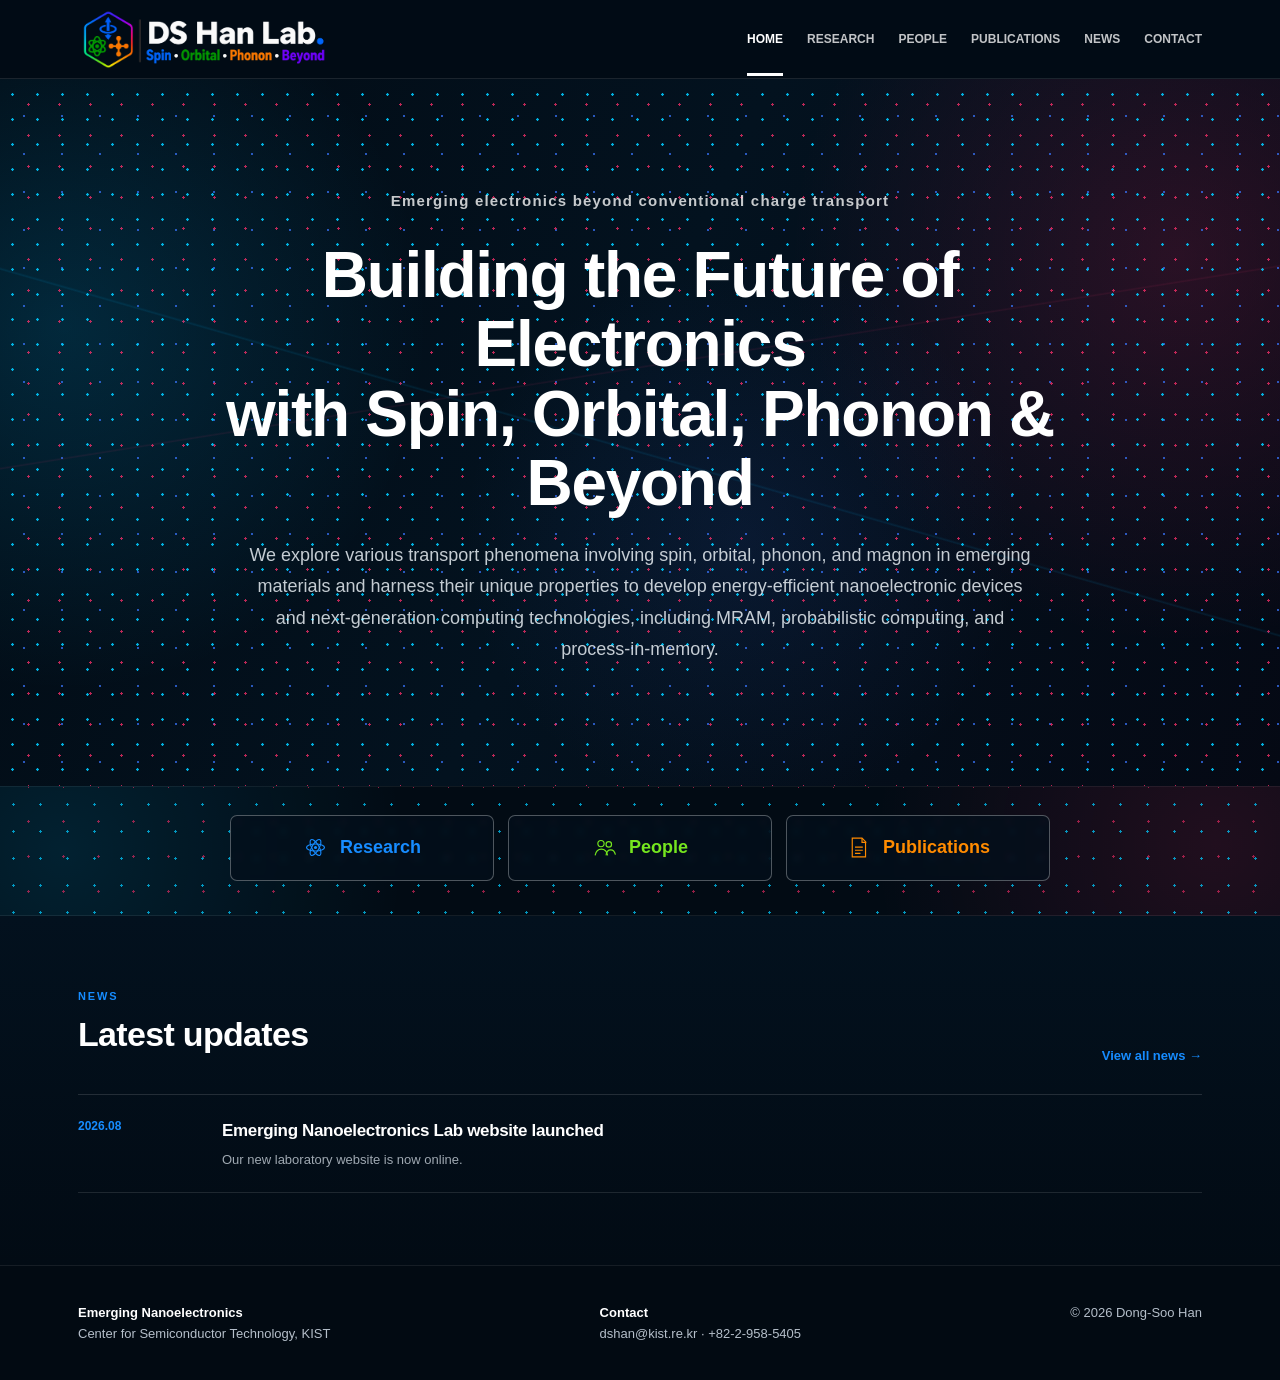
<file: index.html>
<!doctype html>
<html lang="en">

<head>
  <meta charset="utf-8">
  <meta name="viewport" content="width=device-width, initial-scale=1">

  <title>Emerging Nanoelectronics | KIST</title>

  <style>
    :root {
      --navy: #06182e;
      --blue: #1267a8;
      --green: #79c93e;
      --orange: #f39a21;
      --ink: #17202a;
      --muted: #667085;
      --line: #e3e9ef;
      --soft: #f5f8fb;
      --max: 1180px;
    }

    * {
      box-sizing: border-box;
    }

    html {
      scroll-behavior: smooth;
    }

    body {
      margin: 0;
      font-family: Arial, Helvetica, sans-serif;
      color: var(--ink);
      background: #ffffff;
      line-height: 1.62;
    }

    a {
      color: inherit;
      text-decoration: none;
    }

    .container {
      max-width: var(--max);
      margin: 0 auto;
      padding-left: 28px;
      padding-right: 28px;
    }

    .section {
      padding-top: 72px;
      padding-bottom: 72px;
    }

    .kicker {
      color: var(--blue);
      font-size: 11px;
      font-weight: 900;
      letter-spacing: .17em;
      text-transform: uppercase;
    }

    h1,
    h2,
    h3 {
      letter-spacing: -.02em;
    }

    h2 {
      margin: 8px 0 12px;
      font-size: 34px;
      line-height: 1.2;
    }

    /* =========================================================
       Header
       ========================================================= */

    .site-header {
      position: sticky;
      top: 0;
      z-index: 100;

      color: #ffffff;
      background: rgba(6, 24, 46, .97);
      border-bottom: 1px solid rgba(255, 255, 255, .08);
      backdrop-filter: blur(10px);
    }

    .nav {
      max-width: var(--max);
      min-height: 78px;
      margin: 0 auto;
      padding: 0 28px;

      display: flex;
      align-items: center;
      justify-content: space-between;
      gap: 30px;
    }

    .brand {
      font-size: 20px;
      font-weight: 800;
      line-height: 1.15;
    }

    .brand small {
      display: block;
      margin-top: 5px;

      font-size: 10px;
      font-weight: 600;
      letter-spacing: .13em;
      text-transform: uppercase;
      opacity: .68;
    }

    .menu {
      display: flex;
      gap: 24px;

      font-size: 12px;
      font-weight: 800;
    }

    .menu a {
      padding: 28px 0 24px;

      opacity: .76;
      border-bottom: 3px solid transparent;
    }

    .menu a:hover,
    .menu a.active {
      opacity: 1;
      border-bottom-color: #ffffff;
    }

    /* =========================================================
       Hero
       ========================================================= */

    .home-hero {
      position: relative;
      min-height: 690px;
      overflow: hidden;

      display: flex;
      align-items: center;

      color: #ffffff;

      background:
        radial-gradient(
          circle at 18% 42%,
          rgba(66, 183, 189, .25),
          transparent 28%
        ),
        radial-gradient(
          circle at 69% 34%,
          rgba(89, 94, 207, .28),
          transparent 27%
        ),
        radial-gradient(
          circle at 56% 76%,
          rgba(63, 146, 180, .22),
          transparent 25%
        ),
        linear-gradient(
          120deg,
          #04080d,
          #081422 58%,
          #04080d
        );
    }

    .hero-particles {
      position: absolute;
      inset: 0;

      opacity: .6;

      background-image:
        radial-gradient(
          circle at 15% 25%,
          rgba(87, 218, 213, .8) 0 1px,
          transparent 1.5px
        ),
        radial-gradient(
          circle at 34% 51%,
          rgba(92, 200, 224, .65) 0 1px,
          transparent 1.5px
        ),
        radial-gradient(
          circle at 57% 29%,
          rgba(115, 117, 255, .75) 0 1px,
          transparent 1.5px
        ),
        radial-gradient(
          circle at 73% 63%,
          rgba(78, 171, 219, .55) 0 1px,
          transparent 1.5px
        );

      background-size:
        24px 24px,
        29px 29px,
        31px 31px,
        26px 26px;
    }

    .hero-content {
      position: relative;
      z-index: 2;

      max-width: 900px;
      margin: 0 auto;
      padding: 110px 28px 120px;

      text-align: center;
    }

    .hero-eyebrow {
      margin-bottom: 28px;

      font-size: 15px;
      font-weight: 700;
      letter-spacing: .08em;
    }

    .home-hero h1 {
      max-width: 900px;
      margin: 0 auto 22px;

      font-size: clamp(42px, 5vw, 64px);
      line-height: 1.08;
    }

    .hero-intro {
      max-width: 800px;
      margin: 0 auto;

      color: rgba(255, 255, 255, .84);

      font-size: 18px;
      line-height: 1.75;
    }

    .hero-intro strong {
      color: #ffffff;
    }

    /* =========================================================
       Research / People / Publications
       ========================================================= */

    .quick-links {
      background: #ffffff;
      padding: 30px 0;
    }

    .quick-grid {
      display: grid;
      grid-template-columns: repeat(3, minmax(0, 1fr));
      gap: 14px;
    }

    .quick-card {
      min-height: 72px;
      padding: 0 26px;

      display: flex;
      align-items: center;
      justify-content: center;
      gap: 12px;

      background: #ffffff;
      border: 1px solid var(--line);
      border-radius: 7px;

      font-size: 18px;
      font-weight: 800;

      transition:
        transform .22s ease,
        box-shadow .22s ease,
        border-color .22s ease;
    }

    .quick-card:hover {
      transform: translateY(-3px);
      border-color: #c5d4e1;
      box-shadow: 0 9px 22px rgba(15, 23, 42, .07);
    }

    .quick-icon {
      width: 25px;
      height: 25px;
      flex: 0 0 auto;
    }

    .quick-card.research {
      color: #1976d2;
    }

    .quick-card.people {
      color: #62b526;
    }

    .quick-card.publications {
      color: #ef8500;
    }

    /* =========================================================
       News
       ========================================================= */

    .news-section {
      background: var(--soft);
    }

    .news-head {
      display: flex;
      align-items: end;
      justify-content: space-between;
      gap: 24px;
    }

    .news-more {
      color: var(--blue);

      font-size: 13px;
      font-weight: 800;
    }

    .news-list {
      margin-top: 28px;

      border-top: 1px solid var(--line);
    }

    .news-item {
      padding: 22px 0;

      display: grid;
      grid-template-columns: 120px 1fr;
      gap: 24px;

      border-bottom: 1px solid var(--line);
    }

    .news-date {
      color: var(--blue);

      font-size: 12px;
      font-weight: 800;
    }

    .news-title {
      margin: 0;

      font-size: 17px;
      font-weight: 700;
    }

    .news-text {
      margin-top: 4px;

      color: var(--muted);
      font-size: 13px;
    }

    /* =========================================================
       Scroll reveal
       ========================================================= */

    .reveal {
      opacity: 0;
      transform: translateY(34px);

      transition:
        opacity .75s ease,
        transform .75s cubic-bezier(.22, 1, .36, 1);
    }

    .reveal.is-visible {
      opacity: 1;
      transform: translateY(0);
    }

    .delay-1 {
      transition-delay: .08s;
    }

    .delay-2 {
      transition-delay: .16s;
    }

    .delay-3 {
      transition-delay: .24s;
    }

    /* =========================================================
       Footer
       ========================================================= */

    .footer {
      color: #b5bfca;
      background: #06182e;
    }

    .footer-inner {
      max-width: var(--max);
      margin: 0 auto;
      padding: 36px 28px;

      display: flex;
      justify-content: space-between;
      flex-wrap: wrap;
      gap: 25px;

      font-size: 13px;
    }

    .footer strong {
      color: #ffffff;
    }

    /* =========================================================
       Responsive
       ========================================================= */

    @media (max-width: 900px) {
      .menu {
        display: none;
      }

      .quick-grid {
        grid-template-columns: repeat(3, minmax(0, 1fr));
        gap: 8px;
      }

      .quick-card {
        min-height: 62px;
        padding: 0 8px;
        gap: 7px;
        font-size: 14px;
      }

      .quick-icon {
        width: 20px;
        height: 20px;
      }
    }

    @media (max-width: 600px) {
      .home-hero {
        min-height: 640px;
      }

      .home-hero h1 {
        font-size: 42px;
      }

      .hero-intro {
        font-size: 16px;
      }

      .news-head {
        align-items: start;
        flex-direction: column;
      }

      .news-item {
        grid-template-columns: 1fr;
        gap: 5px;
      }
    }

    @media (prefers-reduced-motion: reduce) {
      .reveal {
        opacity: 1;
        transform: none;
        transition: none;
      }
    }

    /* =========================================================
       Dark / cyber index palette
       ========================================================= */

    body {
      background: #020b14;
    }

    .site-header {
      background: rgba(2, 12, 22, .97);
      border-bottom: 1px solid rgba(255, 255, 255, .10);
    }

    .home-hero {
      min-height: 620px;
      background:
        radial-gradient(circle at 5% 35%, rgba(0, 188, 255, .16), transparent 28%),
        radial-gradient(circle at 92% 25%, rgba(255, 40, 105, .15), transparent 30%),
        radial-gradient(circle at 58% 65%, rgba(48, 88, 190, .13), transparent 32%),
        linear-gradient(115deg, #020b14 0%, #03121f 48%, #050914 100%);
    }

    .hero-particles {
      opacity: .95;
      background-image:
        radial-gradient(circle, rgba(0, 203, 255, .92) 0 1.25px, transparent 1.45px),
        radial-gradient(circle, rgba(255, 48, 107, .78) 0 1.1px, transparent 1.35px),
        radial-gradient(circle, rgba(57, 118, 255, .75) 0 1.05px, transparent 1.3px);
      background-size:
        25px 25px,
        31px 31px,
        38px 38px;
      background-position:
        0 3px,
        13px 10px,
        5px 18px;
    }

    .home-hero::after {
      content: "";
      position: absolute;
      inset: 0;
      pointer-events: none;
      opacity: .48;
      background:
        linear-gradient(16deg, transparent 48%, rgba(0, 184, 255, .22) 48.15%, transparent 48.35%),
        linear-gradient(-9deg, transparent 57%, rgba(255, 52, 112, .18) 57.15%, transparent 57.35%);
    }

    .hero-content {
      z-index: 3;
    }

    .hero-eyebrow {
      color: rgba(255, 255, 255, .78);
    }

    .hero-intro {
      color: rgba(239, 245, 250, .82);
    }

    .quick-links {
      position: relative;
      overflow: hidden;
      padding: 28px 0 34px;
      background:
        radial-gradient(circle at 5% 50%, rgba(0, 192, 255, .12), transparent 28%),
        radial-gradient(circle at 95% 45%, rgba(255, 38, 100, .12), transparent 28%),
        #020b14;
      border-top: 1px solid rgba(255, 255, 255, .06);
      border-bottom: 1px solid rgba(255, 255, 255, .07);
    }

    .quick-links::before {
      content: "";
      position: absolute;
      inset: 0;
      pointer-events: none;
      opacity: .8;
      background-image:
        radial-gradient(circle, rgba(0, 203, 255, .9) 0 1px, transparent 1.25px),
        radial-gradient(circle, rgba(255, 45, 105, .72) 0 1px, transparent 1.2px);
      background-size: 27px 27px, 35px 35px;
      background-position: 0 4px, 11px 17px;
    }

    .quick-grid {
      position: relative;
      z-index: 2;
      max-width: 820px;
      margin: 0 auto;
    }

    .quick-card {
      min-height: 66px;
      color: #ffffff;
      background: rgba(3, 16, 28, .74);
      border: 1px solid rgba(255, 255, 255, .30);
      box-shadow: none;
      backdrop-filter: blur(3px);
    }

    .quick-card:hover {
      background: rgba(9, 31, 51, .92);
      border-color: rgba(255, 255, 255, .52);
      box-shadow: 0 9px 24px rgba(0, 0, 0, .24);
    }

    .quick-card.research {
      color: #178cff;
    }

    .quick-card.people {
      color: #75e61f;
    }

    .quick-card.publications {
      color: #ff8b00;
    }

    .news-section {
      color: #ffffff;
      background:
        linear-gradient(180deg, #03111e 0%, #020b14 100%);
    }

    .news-section h2,
    .news-title {
      color: #ffffff;
    }

    .news-section .kicker,
    .news-more,
    .news-date {
      color: #168cff;
    }

    .news-list {
      border-top-color: rgba(255, 255, 255, .13);
    }

    .news-item {
      border-bottom-color: rgba(255, 255, 255, .11);
    }

    .news-text {
      color: rgba(226, 235, 243, .70);
    }

    .footer {
      border-top: 1px solid rgba(255, 255, 255, .08);
      background: #020a12;
    }

  
    /* DS Han Lab. header logo */
    .brand-logo {
      display: inline-flex;
      align-items: center;
      flex-shrink: 0;
      padding: 7px 0;
      line-height: 0;
    }

    .brand-logo img {
      display: block;
      width: auto;
      height: 58px;
      max-width: 300px;
      object-fit: contain;
    }

    @media (max-width: 700px) {
      .brand-logo img {
        height: 48px;
        max-width: 245px;
      }
    }

  </style>
</head>

<body>

  <!-- =======================================================
       Header
       ======================================================= -->

  <header class="site-header">

    <nav class="nav">

      <a class="brand brand-logo" href="index.html" aria-label="DS Han Lab. Home">
      <img
        src="./Images/Logo/ds-han-lab-logo.png"
        alt="DS Han Lab."
      >
    </a>

      <div class="menu">

        <a
          class="active"
          href="index.html"
        >
          HOME
        </a>

        <a href="research.html">
          RESEARCH
        </a>

        <a href="people.html">
          PEOPLE
        </a>

        <a href="publications.html">
          PUBLICATIONS
        </a>

        <a href="news.html">
          NEWS
        </a>

        <a href="mailto:dshan@kist.re.kr">
          CONTACT
        </a>

      </div>

    </nav>

  </header>

  <!-- =======================================================
       Hero
       ======================================================= -->

  <section class="home-hero">

    <div class="hero-particles"></div>

    <div class="hero-content reveal">

      <div class="hero-eyebrow">
        Emerging electronics beyond conventional charge transport
      </div>

      <h1>
        Building the Future of Electronics<br>
        with Spin, Orbital, Phonon & Beyond
      </h1>

      <p class="hero-intro">
        We explore various transport phenomena involving spin, orbital, phonon, and magnon
        in emerging materials and harness their unique properties to develop energy-efficient
        nanoelectronic devices and next-generation computing technologies,
        including MRAM, probabilistic computing, and process-in-memory.
      </p>

    </div>

  </section>

  <!-- =======================================================
       Research / People / Publications
       ======================================================= -->

  <section class="quick-links">

    <div class="container">

      <div class="quick-grid">

        <a
          class="quick-card research reveal delay-1"
          href="research.html"
          aria-label="Research"
        >
          <svg
            class="quick-icon"
            viewBox="0 0 64 64"
            fill="none"
            aria-hidden="true"
          >
            <ellipse
              cx="32"
              cy="32"
              rx="23"
              ry="9"
              stroke="currentColor"
              stroke-width="3"
            />
            <ellipse
              cx="32"
              cy="32"
              rx="23"
              ry="9"
              transform="rotate(60 32 32)"
              stroke="currentColor"
              stroke-width="3"
            />
            <ellipse
              cx="32"
              cy="32"
              rx="23"
              ry="9"
              transform="rotate(120 32 32)"
              stroke="currentColor"
              stroke-width="3"
            />
            <circle
              cx="32"
              cy="32"
              r="4"
              fill="currentColor"
            />
          </svg>

          <span>
            Research
          </span>
        </a>

        <a
          class="quick-card people reveal delay-2"
          href="people.html"
          aria-label="People"
        >
          <svg
            class="quick-icon"
            viewBox="0 0 64 64"
            fill="none"
            aria-hidden="true"
          >
            <circle
              cx="23"
              cy="22"
              r="8"
              stroke="currentColor"
              stroke-width="3"
            />
            <circle
              cx="43"
              cy="24"
              r="7"
              stroke="currentColor"
              stroke-width="3"
            />
            <path
              d="M8 52c2-11 8-16 16-16s14 5 16 16"
              stroke="currentColor"
              stroke-width="3"
            />
            <path
              d="M36 52c1-9 6-14 12-14s10 4 12 12"
              stroke="currentColor"
              stroke-width="3"
            />
          </svg>

          <span>
            People
          </span>
        </a>

        <a
          class="quick-card publications reveal delay-3"
          href="publications.html"
          aria-label="Publications"
        >
          <svg
            class="quick-icon"
            viewBox="0 0 64 64"
            fill="none"
            aria-hidden="true"
          >
            <path
              d="M16 8h25l9 9v39H16z"
              stroke="currentColor"
              stroke-width="3"
            />
            <path
              d="M41 8v11h11"
              stroke="currentColor"
              stroke-width="3"
            />
            <path
              d="M23 31h20M23 39h20M23 47h14"
              stroke="currentColor"
              stroke-width="3"
            />
          </svg>

          <span>
            Publications
          </span>
        </a>

      </div>

    </div>

  </section>

  <!-- =======================================================
       News
       ======================================================= -->

  <section class="news-section">

    <div class="container section">

      <div class="news-head reveal">

        <div>

          <div class="kicker">
            News
          </div>

          <h2>
            Latest updates
          </h2>

        </div>

        <a
          class="news-more"
          href="news.html"
        >
          View all news →
        </a>

      </div>

      <div class="news-list" id="home-news-list">
        <div class="news-item reveal is-visible">
          <div class="news-date">Loading</div>
          <div>
            <h3 class="news-title">Loading latest news...</h3>
          </div>
        </div>
      </div>

    </div>

  </section>

  <!-- =======================================================
       Footer
       ======================================================= -->

  <footer class="footer">

    <div class="footer-inner">

      <div>
        <strong>Emerging Nanoelectronics</strong><br>
        Center for Semiconductor Technology, KIST
      </div>

      <div>
        <strong>Contact</strong><br>
        dshan@kist.re.kr · +82-2-958-5405
      </div>

      <div>
        © 2026 Dong-Soo Han
      </div>

    </div>

  </footer>

  <!-- =======================================================
       Scroll reveal
       ======================================================= -->

  <script>
    const revealElements =
      document.querySelectorAll(".reveal");

    const revealObserver =
      new IntersectionObserver(
        function(entries, observer) {

          entries.forEach(function(entry) {

            if (entry.isIntersecting) {

              entry.target
                .classList
                .add("is-visible");

              observer
                .unobserve(entry.target);

            }

          });

        },
        {
          threshold: 0.12,
          rootMargin: "0px 0px -45px 0px"
        }
      );

    revealElements.forEach(function(element) {
      revealObserver.observe(element);
    });
  </script>


  <script>
    function escapeHtml(value) {
      return String(value ?? "")
        .replaceAll("&", "&amp;")
        .replaceAll("<", "&lt;")
        .replaceAll(">", "&gt;")
        .replaceAll('"', "&quot;")
        .replaceAll("'", "&#039;");
    }

    function formatNewsDate(dateValue) {
      if (!dateValue) {
        return "";
      }

      const parts = dateValue.split("-");

      if (parts.length >= 2) {
        return `${parts[0]}.${parts[1]}`;
      }

      return dateValue;
    }

    async function loadHomeNews() {
      const container =
        document.getElementById("home-news-list");

      try {
        const response =
          await fetch("./data/news.json", {
            cache: "no-store"
          });

        if (!response.ok) {
          throw new Error("news.json could not be loaded");
        }

        const posts = await response.json();
        const latest = posts.slice(0, 3);

        if (!latest.length) {
          container.innerHTML = `
            <article class="news-item">
              <div class="news-date"></div>
              <div>
                <h3 class="news-title">
                  No news has been posted yet.
                </h3>
              </div>
            </article>
          `;
          return;
        }

        container.innerHTML =
          latest
            .map(
              (post, index) => `
                <article class="news-item reveal is-visible">
                  <div class="news-date">
                    ${escapeHtml(formatNewsDate(post.date))}
                  </div>

                  <div>
                    <h3 class="news-title">
                      <a href="news-post.html?slug=${encodeURIComponent(post.slug)}">
                        ${escapeHtml(post.title)}
                      </a>
                    </h3>

                    <div class="news-text">
                      ${escapeHtml(post.summary)}
                    </div>
                  </div>
                </article>
              `
            )
            .join("");
      }
      catch (error) {
        container.innerHTML = `
          <article class="news-item">
            <div class="news-date"></div>
            <div>
              <h3 class="news-title">
                News will appear here after the first site build.
              </h3>
            </div>
          </article>
        `;
      }
    }

    loadHomeNews();
  </script>

</body>

</html>
</file>
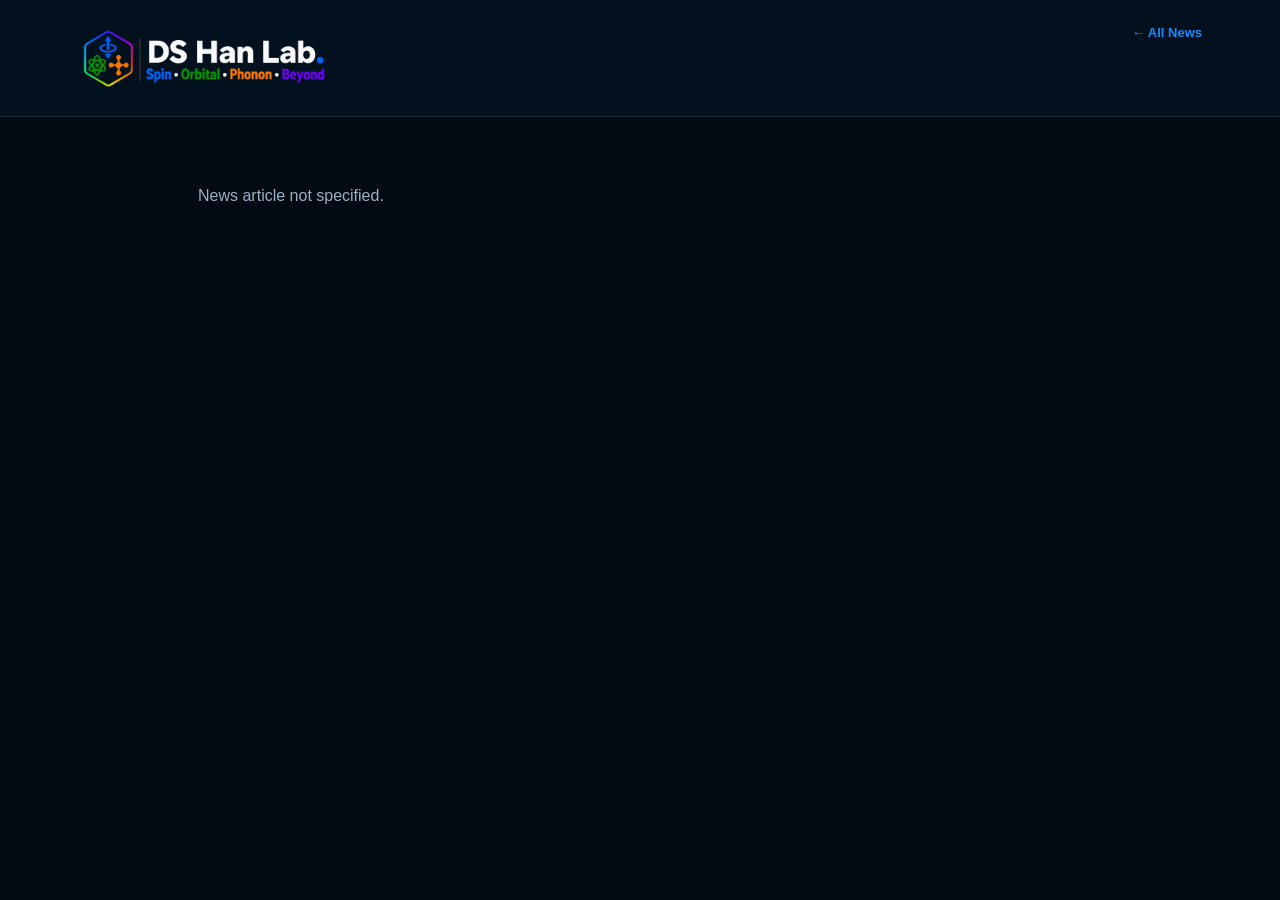
<file: news-post.html>
<!doctype html>
<html lang="en">

<head>
  <meta charset="utf-8">
  <meta name="viewport" content="width=device-width, initial-scale=1">

  <title>News | Emerging Nanoelectronics</title>

  <style>
    :root {
      --blue: #168cff;
      --text: #eaf1f7;
      --muted: #9fB0c0;
      --line: rgba(255,255,255,.12);
      --max: 940px;
    }

    * {
      box-sizing: border-box;
    }

    body {
      margin: 0;
      font-family: Arial, Helvetica, sans-serif;
      color: var(--text);
      background: #020b14;
      line-height: 1.72;
    }

    a {
      color: var(--blue);
      text-decoration: none;
    }

    .header {
      border-bottom: 1px solid var(--line);
      background: #03111e;
    }

    .header-inner {
      max-width: 1180px;
      margin: auto;
      padding: 22px 28px;
      display: flex;
      justify-content: space-between;
      gap: 20px;
    }

    .brand {
      color: #fff;
      font-weight: 800;
    }

    .back {
      font-size: 13px;
      font-weight: 700;
    }

    .article {
      max-width: var(--max);
      margin: auto;
      padding: 65px 28px 90px;
    }

    .date {
      color: var(--blue);
      font-size: 12px;
      font-weight: 800;
    }

    h1 {
      margin: 9px 0 17px;
      font-size: clamp(34px, 5vw, 52px);
      line-height: 1.13;
      letter-spacing: -.035em;
    }

    .summary {
      margin-bottom: 30px;
      color: var(--muted);
      font-size: 18px;
    }

    .cover {
      display: block;
      width: 100%;
      max-height: 560px;
      margin: 30px 0 38px;
      object-fit: contain;
      background: #071522;
      border-radius: 10px;
    }

    .body {
      font-size: 16px;
    }

    .body img {
      max-width: 100%;
      height: auto;
      border-radius: 8px;
    }

    .body h2,
    .body h3 {
      margin-top: 34px;
    }

    .body p {
      margin: 16px 0;
    }

    .body blockquote {
      margin-left: 0;
      padding-left: 18px;
      color: var(--muted);
      border-left: 3px solid var(--blue);
    }

    .error {
      color: var(--muted);
    }
  </style>

  <style>
    .brand-logo {
      display: inline-flex !important;
      align-items: center !important;
      flex-shrink: 0;
      padding: 7px 0 !important;
      line-height: 0 !important;
    }

    .brand-logo img {
      display: block;
      width: auto;
      height: 58px;
      max-width: 300px;
      object-fit: contain;
    }

    @media (max-width: 700px) {
      .brand-logo img {
        height: 48px;
        max-width: 245px;
      }
    }
  </style>

</head>

<body>

  <header class="header">
    <div class="header-inner">

      <a
        class="brand brand-logo"
        href="index.html"
        aria-label="DS Han Lab. Home"
      >
        <img
          src="./Images/Logo/ds-han-lab-logo.png"
          alt="DS Han Lab."
        >
      </a>

      <a
        class="back"
        href="news.html"
      >
        ← All News
      </a>

    </div>
  </header>

  <article
    class="article"
    id="article"
  >
    <div class="error">
      Loading news article...
    </div>
  </article>

  <script>
    function escapeHtml(value) {
      return String(value ?? "")
        .replaceAll("&", "&amp;")
        .replaceAll("<", "&lt;")
        .replaceAll(">", "&gt;")
        .replaceAll('"', "&quot;")
        .replaceAll("'", "&#039;");
    }

    async function loadArticle() {
      const article =
        document.getElementById("article");

      const params =
        new URLSearchParams(window.location.search);

      const slug =
        params.get("slug");

      if (!slug) {
        article.innerHTML =
          '<div class="error">News article not specified.</div>';
        return;
      }

      try {
        const response =
          await fetch("./data/news.json", {
            cache: "no-store"
          });

        const posts =
          await response.json();

        const post =
          posts.find(item => item.slug === slug);

        if (!post) {
          throw new Error("Article not found");
        }

        document.title =
          `${post.title} | Emerging Nanoelectronics`;

        article.innerHTML = `
          <div class="date">
            ${escapeHtml(post.date)}
          </div>

          <h1>
            ${escapeHtml(post.title)}
          </h1>

          <div class="summary">
            ${escapeHtml(post.summary)}
          </div>

          ${
            post.cover
              ? `
                <img
                  class="cover"
                  src="./${escapeHtml(post.cover)}"
                  alt="${escapeHtml(post.title)}"
                >
              `
              : ""
          }

          <div class="body">
            ${post.body_html}
          </div>
        `;
      }
      catch (error) {
        article.innerHTML =
          '<div class="error">This news article could not be loaded.</div>';
      }
    }

    loadArticle();
  </script>

</body>
</html>
</file>
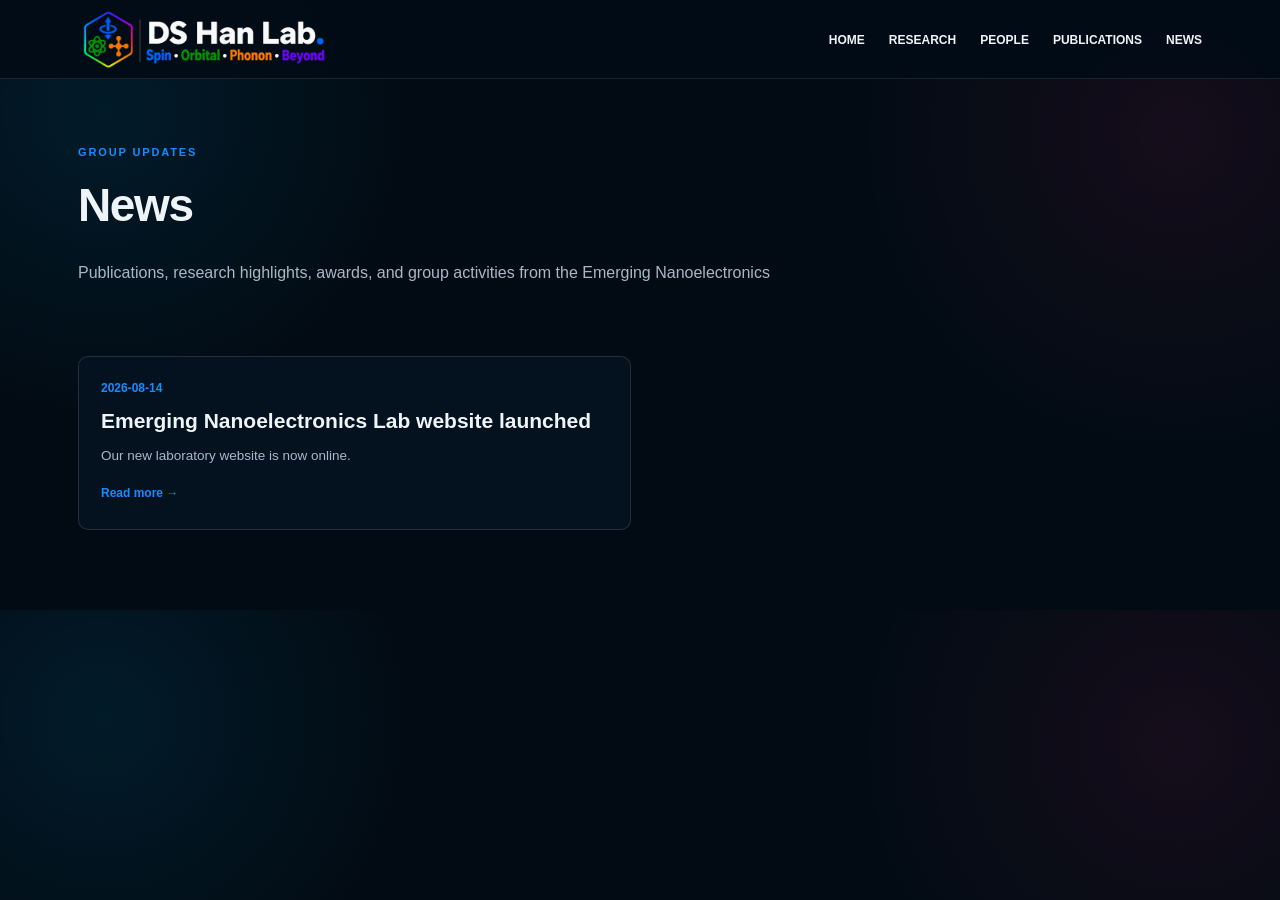
<file: news.html>
<!doctype html>
<html lang="en">

<head>
  <meta charset="utf-8">
  <meta name="viewport" content="width=device-width, initial-scale=1">

  <title>News | Emerging Nanoelectronics</title>

  <style>
    :root {
      --navy: #06182e;
      --blue: #168cff;
      --ink: #eef4f8;
      --muted: #a9b8c7;
      --line: rgba(255,255,255,.12);
      --max: 1180px;
    }

    * {
      box-sizing: border-box;
    }

    body {
      margin: 0;
      font-family: Arial, Helvetica, sans-serif;
      color: var(--ink);
      background:
        radial-gradient(circle at 8% 18%, rgba(0,192,255,.09), transparent 24%),
        radial-gradient(circle at 92% 22%, rgba(255,40,105,.08), transparent 25%),
        #020b14;
      line-height: 1.65;
    }

    a {
      color: inherit;
      text-decoration: none;
    }

    .site-header {
      position: sticky;
      top: 0;
      z-index: 100;
      background: rgba(2,12,22,.97);
      border-bottom: 1px solid rgba(255,255,255,.10);
    }

    .nav {
      max-width: var(--max);
      min-height: 78px;
      margin: auto;
      padding: 0 28px;
      display: flex;
      justify-content: space-between;
      align-items: center;
    }

    .brand {
      font-size: 20px;
      font-weight: 800;
    }

    .brand small {
      display: block;
      margin-top: 4px;
      color: #aebccc;
      font-size: 10px;
      letter-spacing: .13em;
      text-transform: uppercase;
    }

    .menu {
      display: flex;
      gap: 24px;
      font-size: 12px;
      font-weight: 800;
    }

    .menu a {
      padding: 28px 0 24px;
    }

    .container {
      max-width: var(--max);
      margin: auto;
      padding-left: 28px;
      padding-right: 28px;
    }

    .page-head {
      padding: 64px 0 36px;
    }

    .kicker {
      color: var(--blue);
      font-size: 11px;
      font-weight: 900;
      letter-spacing: .17em;
      text-transform: uppercase;
    }

    h1 {
      margin: 7px 0 8px;
      font-size: 46px;
      letter-spacing: -.03em;
    }

    .lead {
      max-width: 700px;
      color: var(--muted);
      font-size: 16px;
    }

    .news-grid {
      padding: 18px 0 80px;
      display: grid;
      grid-template-columns: repeat(2, minmax(0, 1fr));
      gap: 18px;
    }

    .news-card {
      overflow: hidden;
      background: rgba(5,20,34,.88);
      border: 1px solid var(--line);
      border-radius: 10px;
      transition: transform .24s ease, border-color .24s ease;
    }

    .news-card:hover {
      transform: translateY(-4px);
      border-color: rgba(22,140,255,.55);
    }

    .news-cover {
      width: 100%;
      height: 230px;
      object-fit: cover;
      display: block;
      background: #081827;
    }

    .news-card-body {
      padding: 22px 22px 24px;
    }

    .news-date {
      color: var(--blue);
      font-size: 12px;
      font-weight: 800;
    }

    .news-card h2 {
      margin: 8px 0 9px;
      font-size: 21px;
      line-height: 1.35;
    }

    .news-summary {
      color: var(--muted);
      font-size: 13.5px;
    }

    .read-more {
      display: inline-block;
      margin-top: 17px;
      color: var(--blue);
      font-size: 12px;
      font-weight: 800;
    }

    .empty {
      padding: 40px 0 80px;
      color: var(--muted);
    }

    @media (max-width: 800px) {
      .menu {
        display: none;
      }

      .news-grid {
        grid-template-columns: 1fr;
      }
    }
  </style>

  <style>
    .brand-logo {
      display: inline-flex !important;
      align-items: center !important;
      flex-shrink: 0;
      padding: 7px 0 !important;
      line-height: 0 !important;
    }

    .brand-logo img {
      display: block;
      width: auto;
      height: 58px;
      max-width: 300px;
      object-fit: contain;
    }

    @media (max-width: 700px) {
      .brand-logo img {
        height: 48px;
        max-width: 245px;
      }
    }
  </style>

</head>

<body>

  <header class="site-header">
    <nav class="nav">

      <a class="brand brand-logo" href="index.html" aria-label="DS Han Lab. Home">
      <img
        src="./Images/Logo/ds-han-lab-logo.png"
        alt="DS Han Lab."
      >
    </a>

      <div class="menu">
        <a href="index.html">HOME</a>
        <a href="research.html">RESEARCH</a>
        <a href="people.html">PEOPLE</a>
        <a href="publications.html">PUBLICATIONS</a>
        <a href="news.html">NEWS</a>
      </div>

    </nav>
  </header>

  <main class="container">

    <div class="page-head">
      <div class="kicker">Group Updates</div>

      <h1>News</h1>

      <p class="lead">
        Publications, research highlights, awards, and group activities
        from the Emerging Nanoelectronics
      </p>
    </div>

    <div
      class="news-grid"
      id="news-grid"
    >
      <div class="empty">
        Loading news...
      </div>
    </div>

  </main>

  <script>
    function escapeHtml(value) {
      return String(value ?? "")
        .replaceAll("&", "&amp;")
        .replaceAll("<", "&lt;")
        .replaceAll(">", "&gt;")
        .replaceAll('"', "&quot;")
        .replaceAll("'", "&#039;");
    }

    async function loadNews() {
      const grid =
        document.getElementById("news-grid");

      try {
        const response =
          await fetch("./data/news.json", {
            cache: "no-store"
          });

        if (!response.ok) {
          throw new Error("Could not load news.");
        }

        const posts = await response.json();

        if (!posts.length) {
          grid.innerHTML =
            '<div class="empty">No news has been posted yet.</div>';
          return;
        }

        grid.innerHTML =
          posts
            .map(
              post => `
                <article class="news-card">
                  ${
                    post.cover
                      ? `
                        <a href="news-post.html?slug=${encodeURIComponent(post.slug)}">
                          <img
                            class="news-cover"
                            src="./${escapeHtml(post.cover)}"
                            alt="${escapeHtml(post.title)}"
                          >
                        </a>
                      `
                      : ""
                  }

                  <div class="news-card-body">
                    <div class="news-date">
                      ${escapeHtml(post.date)}
                    </div>

                    <h2>
                      <a href="news-post.html?slug=${encodeURIComponent(post.slug)}">
                        ${escapeHtml(post.title)}
                      </a>
                    </h2>

                    <div class="news-summary">
                      ${escapeHtml(post.summary)}
                    </div>

                    <a
                      class="read-more"
                      href="news-post.html?slug=${encodeURIComponent(post.slug)}"
                    >
                      Read more →
                    </a>
                  </div>
                </article>
              `
            )
            .join("");
      }
      catch (error) {
        grid.innerHTML =
          '<div class="empty">News will appear after the GitHub Pages build completes.</div>';
      }
    }

    loadNews();
  </script>

</body>
</html>
</file>
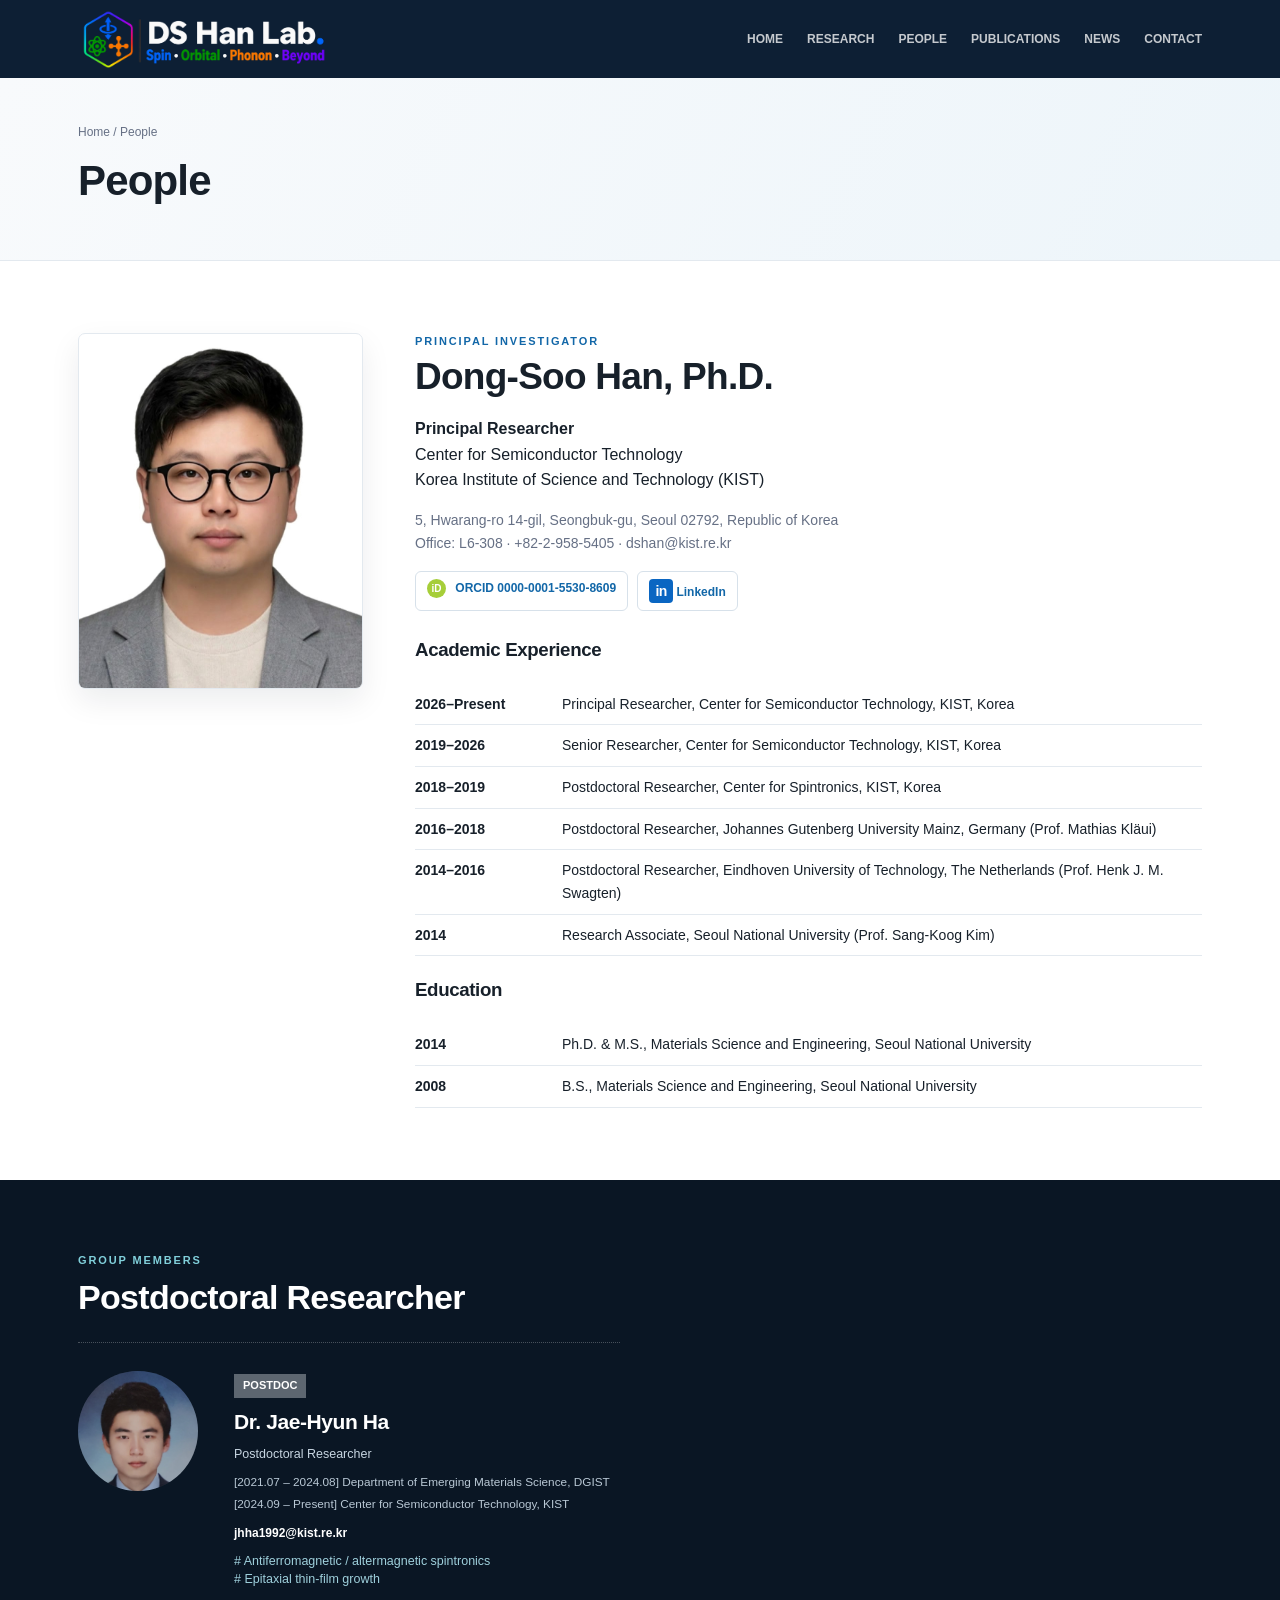
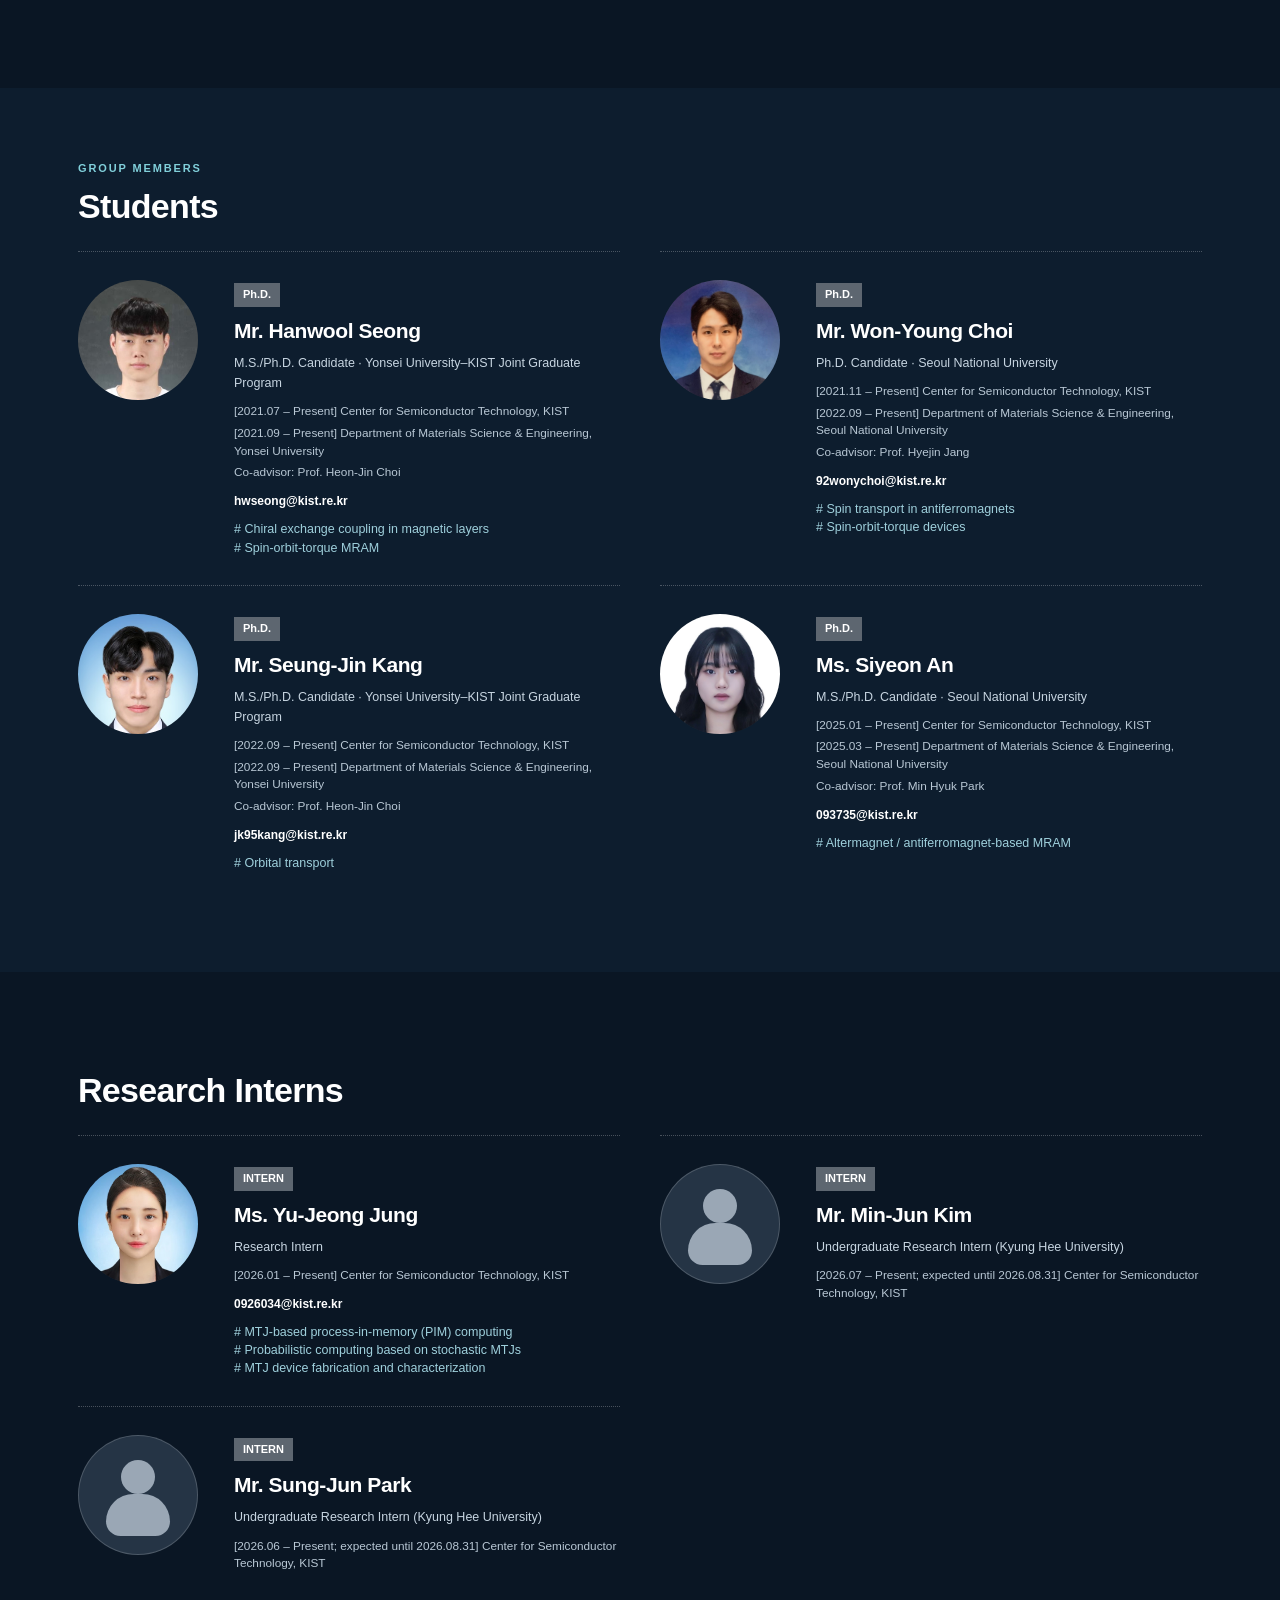
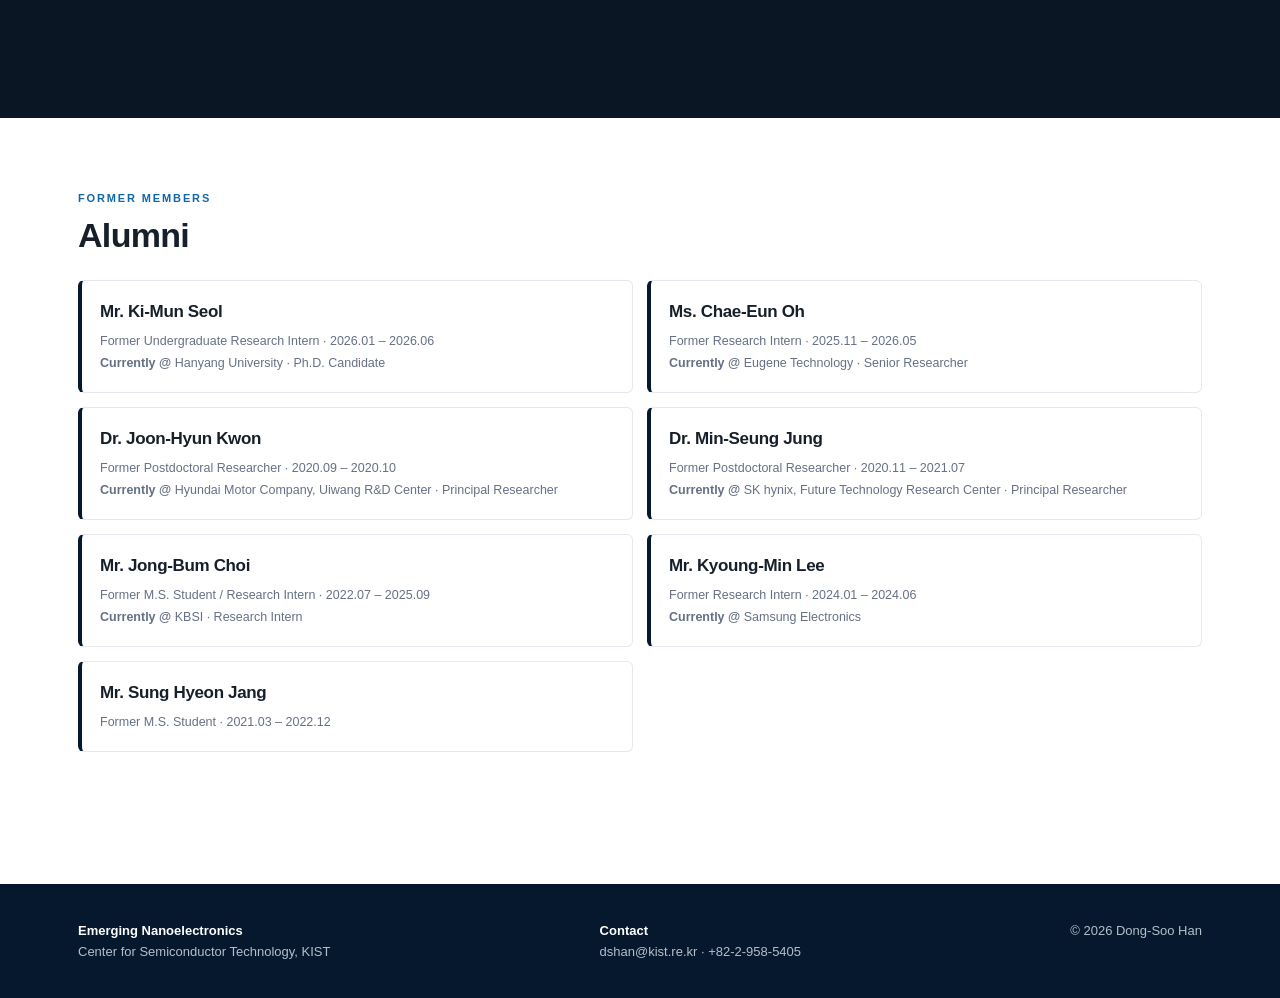
<file: people.html>
<!doctype html>
<html lang="en">

<head>
  <meta charset="utf-8">
  <meta name="viewport" content="width=device-width, initial-scale=1">

  <title>People | Emerging Nanoelectronics</title>

  <link rel="stylesheet" href="./style.css">

  <style>
    .brand-logo {
      display: inline-flex !important;
      align-items: center !important;
      flex-shrink: 0;
      padding: 7px 0 !important;
      line-height: 0 !important;
    }
    .member-photo-placeholder {
      position: relative;
    
      width: 120px;
      height: 120px;
    
      flex: 0 0 120px;
    
      border-radius: 50%;
    
      background: #253445;
    
      border: 1px solid rgba(255, 255, 255, 0.18);
    
      overflow: hidden;
    }
    
    /* Head */
    .member-photo-placeholder::before {
      content: "";
    
      position: absolute;
    
      width: 34px;
      height: 34px;
    
      left: 50%;
      top: 24px;
    
      transform: translateX(-50%);
    
      border-radius: 50%;
    
      background: #9aa7b5;
    }
    
    /* Body */
    .member-photo-placeholder::after {
      content: "";
    
      position: absolute;
    
      width: 64px;
      height: 42px;
    
      left: 50%;
      bottom: 18px;
    
      transform: translateX(-50%);
    
      border-radius: 34px 34px 18px 18px;
    
      background: #9aa7b5;
    }
    .brand-logo img {
      display: block;
      width: auto;
      height: 58px;
      max-width: 300px;
      object-fit: contain;
    }

    @media (max-width: 700px) {
      .brand-logo img {
        height: 48px;
        max-width: 245px;
      }
    }

    .linkedin-dot {
      display: inline-flex;
      align-items: center;
      justify-content: center;
      width: 24px;
      height: 24px;
      border-radius: 4px;
      background: #0a66c2;
      color: #ffffff;
      font-size: 14px;
      font-weight: 800;
      line-height: 1;
      letter-spacing: -0.5px;
    }

  </style>

</head>

<body>

<header class="site-header">
  <nav class="nav">
    <a class="brand brand-logo" href="index.html" aria-label="DS Han Lab. Home">
      <img
        src="./Images/Logo/ds-han-lab-logo.png"
        alt="DS Han Lab."
      >
    </a>

    <div class="menu">
      <a href="index.html">HOME</a>
      <a href="research.html">RESEARCH</a>
      <a href="people.html">PEOPLE</a>
      <a href="publications.html">PUBLICATIONS</a>
      <a href="news.html">NEWS</a>
      <a href="mailto:dshan@kist.re.kr">CONTACT</a>
    </div>
  </nav>
</header>

  <div class="page-head">
    <div class="container">
      <div class="breadcrumb">
        Home / People
      </div>

      <h1>
        People
      </h1>
    </div>
  </div>

  <section class="container section">
    <div class="pi reveal">

      <div>
        <img
          class="pi-photo"
          src="./Images/People/Dr.%20Dong-Soo%20Han.png"
          alt="Dr. Dong-Soo Han"
        >
      </div>

      <div>
        <div class="kicker">
          Principal Investigator
        </div>

        <h2>
          Dong-Soo Han, Ph.D.
        </h2>

        <p>
          <strong>Principal Researcher</strong><br>
          Center for Semiconductor Technology<br>
          Korea Institute of Science and Technology (KIST)
        </p>

        <p class="pi-contact">
          5, Hwarang-ro 14-gil, Seongbuk-gu, Seoul 02792, Republic of Korea<br>
          Office: L6-308 · +82-2-958-5405 ·
          <a href="mailto:dshan@kist.re.kr">
            dshan@kist.re.kr
          </a>
        </p>

        <div class="profile-links">
          <a
            class="profile-link"
            href="https://orcid.org/0000-0001-5530-8609"
            target="_blank"
            rel="noopener"
          >
            <span class="orcid-dot">iD</span>
            ORCID 0000-0001-5530-8609
          </a>

          <a
            class="profile-link"
            href="https://www.linkedin.com/in/dong-soo-han-2aa0931b1"
            target="_blank"
            rel="noopener"
            aria-label="Dong-Soo Han on LinkedIn"
          >
            <span class="linkedin-dot">in</span>
            LinkedIn
          </a>
        </div>

        <h3>Academic Experience</h3>

        <div class="cv-row">
          <strong>2026–Present</strong>
          <span>Principal Researcher, Center for Semiconductor Technology, KIST, Korea</span>
        </div>

        <div class="cv-row">
          <strong>2019–2026</strong>
          <span>Senior Researcher, Center for Semiconductor Technology, KIST, Korea</span>
        </div>

        <div class="cv-row">
          <strong>2018–2019</strong>
          <span>Postdoctoral Researcher, Center for Spintronics, KIST, Korea</span>
        </div>

        <div class="cv-row">
          <strong>2016–2018</strong>
          <span>Postdoctoral Researcher, Johannes Gutenberg University Mainz, Germany (Prof. Mathias Kläui)</span>
        </div>

        <div class="cv-row">
          <strong>2014–2016</strong>
          <span>Postdoctoral Researcher, Eindhoven University of Technology, The Netherlands (Prof. Henk J. M. Swagten)</span>
        </div>

        <div class="cv-row">
          <strong>2014</strong>
          <span>Research Associate, Seoul National University (Prof. Sang-Koog Kim)</span>
        </div>

        <h3>Education</h3>

        <div class="cv-row">
          <strong>2014</strong>
          <span>Ph.D. & M.S., Materials Science and Engineering, Seoul National University</span>
        </div>

        <div class="cv-row">
          <strong>2008</strong>
          <span>B.S., Materials Science and Engineering, Seoul National University</span>
        </div>
      </div>
    </div>
  </section>

  <section class="members-dark">
    <div class="container section">

      <div class="kicker reveal">
        Group Members
      </div>

      <h2 class="reveal">
        Postdoctoral Researcher
      </h2>

      <div class="member-grid">
        <article class="member-row reveal">
  <div>
    <img
      class="member-photo"
      src="./Images/People/Dr.%20Jae-Hyun%20Ha.png"
      alt="Dr. Jae-Hyun Ha"
    >
  </div>

  <div class="member-info">
    <div class="member-badge">
      POSTDOC
    </div>

    <h3 class="member-name">
      Dr. Jae-Hyun Ha
    </h3>

    <div class="member-role">
      Postdoctoral Researcher
    </div>

    <div class="member-history">
      <div>[2021.07 – 2024.08] Department of Emerging Materials Science, DGIST</div>
      <div>[2024.09 – Present] Center for Semiconductor Technology, KIST</div>
    </div>

    <div class="member-email">
      <a href="mailto:jhha1992@kist.re.kr">
        jhha1992@kist.re.kr
      </a>
    </div>

    <div class="member-interest">
      # Antiferromagnetic / altermagnetic spintronics<br>
      # Epitaxial thin-film growth
    </div>
  </div>
</article>
      </div>
    </div>
  </section>

  <section class="members-dark alt">
    <div class="container section">

      <div class="kicker reveal">
        Group Members
      </div>

      <h2 class="reveal">
        Students
      </h2>

      <div class="member-grid">
        <article class="member-row reveal">
  <div>
    <img
      class="member-photo"
      src="./Images/People/Mr.%20Hanwool%20Seong.jpg"
      alt="Mr. Hanwool Seong"
    >
  </div>

  <div class="member-info">
    <div class="member-badge">
      Ph.D.
    </div>

    <h3 class="member-name">
      Mr. Hanwool Seong
    </h3>

    <div class="member-role">
      M.S./Ph.D. Candidate · Yonsei University–KIST Joint Graduate Program
    </div>

    <div class="member-history">
      <div>[2021.07 – Present] Center for Semiconductor Technology, KIST</div>
      <div>[2021.09 – Present] Department of Materials Science & Engineering, Yonsei University</div>
      <div>Co-advisor: Prof. Heon-Jin Choi</div>
    </div>

    <div class="member-email">
      <a href="mailto:hwseong@kist.re.kr">
        hwseong@kist.re.kr
      </a>
    </div>

    <div class="member-interest">
      # Chiral exchange coupling in magnetic layers<br>
      # Spin-orbit-torque MRAM
    </div>
  </div>
</article> <article class="member-row reveal">
  <div>
    <img
      class="member-photo"
      src="./Images/People/Mr.%20Won-Young%20Choi.jpg"
      alt="Mr. Won-Young Choi"
    >
  </div>

  <div class="member-info">
    <div class="member-badge">
      Ph.D.
    </div>

    <h3 class="member-name">
      Mr. Won-Young Choi
    </h3>

    <div class="member-role">
      Ph.D. Candidate · Seoul National University
    </div>

    <div class="member-history">
      <div>[2021.11 – Present] Center for Semiconductor Technology, KIST</div>
      <div>[2022.09 – Present] Department of Materials Science & Engineering, Seoul National University</div>
      <div>Co-advisor: Prof. Hyejin Jang</div>
    </div>

    <div class="member-email">
      <a href="mailto:92wonychoi@kist.re.kr">
        92wonychoi@kist.re.kr
      </a>
    </div>

    <div class="member-interest">
      # Spin transport in antiferromagnets<br>
      # Spin-orbit-torque devices
    </div>
  </div>
</article> <article class="member-row reveal">
  <div>
    <img
      class="member-photo"
      src="./Images/People/Mr.%20Seung-Jin%20Kang.jpg"
      alt="Mr. Seung-Jin Kang"
    >
  </div>

  <div class="member-info">
    <div class="member-badge">
      Ph.D.
    </div>

    <h3 class="member-name">
      Mr. Seung-Jin Kang
    </h3>

    <div class="member-role">
      M.S./Ph.D. Candidate · Yonsei University–KIST Joint Graduate Program
    </div>

    <div class="member-history">
      <div>[2022.09 – Present] Center for Semiconductor Technology, KIST</div>
      <div>[2022.09 – Present] Department of Materials Science & Engineering, Yonsei University</div>
      <div>Co-advisor: Prof. Heon-Jin Choi</div>
    </div>

    <div class="member-email">
      <a href="mailto:jk95kang@kist.re.kr">
        jk95kang@kist.re.kr
      </a>
    </div>

    <div class="member-interest">
      # Orbital transport
    </div>
  </div>
</article> <article class="member-row reveal">
  <div>
    <img
      class="member-photo"
      src="./Images/People/Ms.%20Siyeon%20An.jpg"
      alt="Ms. Siyeon An"
    >
  </div>

  <div class="member-info">
    <div class="member-badge">
      Ph.D.
    </div>

    <h3 class="member-name">
      Ms. Siyeon An
    </h3>

    <div class="member-role">
      M.S./Ph.D. Candidate · Seoul National University
    </div>

    <div class="member-history">
      <div>[2025.01 – Present] Center for Semiconductor Technology, KIST</div>
      <div>[2025.03 – Present] Department of Materials Science & Engineering, Seoul National University</div>
      <div>Co-advisor: Prof. Min Hyuk Park</div>
    </div>

    <div class="member-email">
      <a href="mailto:093735@kist.re.kr">
        093735@kist.re.kr
      </a>
    </div>

    <div class="member-interest">
      # Altermagnet / antiferromagnet-based MRAM
    </div>
  </div>
</article>
      </div>
    </div>
  </section>

  <section class="members-dark">
    <div class="container section">

      <div class="kicker reveal">
        Group Members
      </div>

      <h2 class="reveal">
        Research Interns
      </h2>

      <div class="member-grid">
        <article class="member-row reveal">
  <div>
    <img
      class="member-photo"
      src="./Images/People/Ms.%20Yu-Jeong%20Jung.jpg"
      alt="Ms. Yu-Jeong Jung"
    >
  </div>

  <div class="member-info">
    <div class="member-badge">
      INTERN
    </div>

    <h3 class="member-name">
      Ms. Yu-Jeong Jung
    </h3>

    <div class="member-role">
      Research Intern
    </div>

    <div class="member-history">
      <div>[2026.01 – Present] Center for Semiconductor Technology, KIST</div>
    </div>

    <div class="member-email">
      <a href="mailto:0926034@kist.re.kr">
        0926034@kist.re.kr
      </a>
    </div>

    <div class="member-interest">
      # MTJ-based process-in-memory (PIM) computing<br>
      # Probabilistic computing based on stochastic MTJs<br>
      # MTJ device fabrication and characterization
    </div>
  </div>
</article>
    
        <article class="member-row reveal">
          <div>
            <div
              class="member-photo-placeholder"
              role="img"
              aria-label="Photo placeholder for Mr. Min-Jun Kim"
            ></div>
          </div>
        
          <div class="member-info">
            <div class="member-badge">
              INTERN
            </div>
        
            <h3 class="member-name">
              Mr. Min-Jun Kim
            </h3>
        
            <div class="member-role">
              Undergraduate Research Intern (Kyung Hee University)
            </div>
        
            <div class="member-history">
              <div>[2026.07 – Present; expected until 2026.08.31] Center for Semiconductor Technology, KIST</div>
            </div>
          </div>
        </article>
        
        <article class="member-row reveal">
          <div>
            <div
              class="member-photo-placeholder"
              role="img"
              aria-label="Photo placeholder for Mr. Sung-Jun Park"
            ></div>
          </div>
        
          <div class="member-info">
            <div class="member-badge">
              INTERN
            </div>
        
            <h3 class="member-name">
              Mr. Sung-Jun Park
            </h3>
        
            <div class="member-role">
              Undergraduate Research Intern (Kyung Hee University)
            </div>
        
            <div class="member-history">
              <div>[2026.06 – Present; expected until 2026.08.31] Center for Semiconductor Technology, KIST</div>
            </div>
          </div>
        </article>
      </div>
    </div>
  </section>

  <section class="container section">

    <div class="kicker reveal">
      Former Members
    </div>

    <h2 class="reveal">
      Alumni
    </h2>

    <div class="alumni-grid">
      <article class="alumni-card reveal">
  <h3>Mr. Ki-Mun Seol</h3>
  <p>Former Undergraduate Research Intern · 2026.01 – 2026.06</p>
  <p><strong>Currently @</strong> Hanyang University · Ph.D. Candidate</p>
</article>
<article class="alumni-card reveal">
  <h3>Ms. Chae-Eun Oh</h3>
  <p>Former Research Intern · 2025.11 – 2026.05</p>
  <p><strong>Currently @</strong> Eugene Technology · Senior Researcher</p>
</article>
<article class="alumni-card reveal">
  <h3>Dr. Joon-Hyun Kwon</h3>
  <p>Former Postdoctoral Researcher · 2020.09 – 2020.10</p>
  <p><strong>Currently @</strong> Hyundai Motor Company, Uiwang R&D Center · Principal Researcher</p>
</article>
<article class="alumni-card reveal">
  <h3>Dr. Min-Seung Jung</h3>
  <p>Former Postdoctoral Researcher · 2020.11 – 2021.07</p>
  <p><strong>Currently @</strong> SK hynix, Future Technology Research Center · Principal Researcher</p>
</article>
<article class="alumni-card reveal">
  <h3>Mr. Jong-Bum Choi</h3>
  <p>Former M.S. Student / Research Intern · 2022.07 – 2025.09</p>
  <p><strong>Currently @</strong> KBSI · Research Intern</p>
</article>
<article class="alumni-card reveal">
  <h3>Mr. Kyoung-Min Lee</h3>
  <p>Former Research Intern · 2024.01 – 2024.06</p>
  <p><strong>Currently @</strong> Samsung Electronics</p>
</article>
<article class="alumni-card reveal">
  <h3>Mr. Sung Hyeon Jang</h3>
  <p>Former M.S. Student · 2021.03 – 2022.12</p>
  
</article>
    </div>
  </section>

<footer class="footer">
  <div class="footer-inner">
    <div>
      <strong>Emerging Nanoelectronics</strong><br>
      Center for Semiconductor Technology, KIST
    </div>

    <div>
      <strong>Contact</strong><br>
      dshan@kist.re.kr · +82-2-958-5405
    </div>

    <div>© 2026 Dong-Soo Han</div>
  </div>
</footer>

<script>
  const revealElements = document.querySelectorAll(".reveal");

  const revealObserver = new IntersectionObserver(
    function(entries, observer) {
      entries.forEach(function(entry) {
        if (entry.isIntersecting) {
          entry.target.classList.add("is-visible");
          observer.unobserve(entry.target);
        }
      });
    },
    {
      threshold: 0.12,
      rootMargin: "0px 0px -45px 0px"
    }
  );

  revealElements.forEach(function(element) {
    revealObserver.observe(element);
  });
</script>

</body>
</html>
</file>
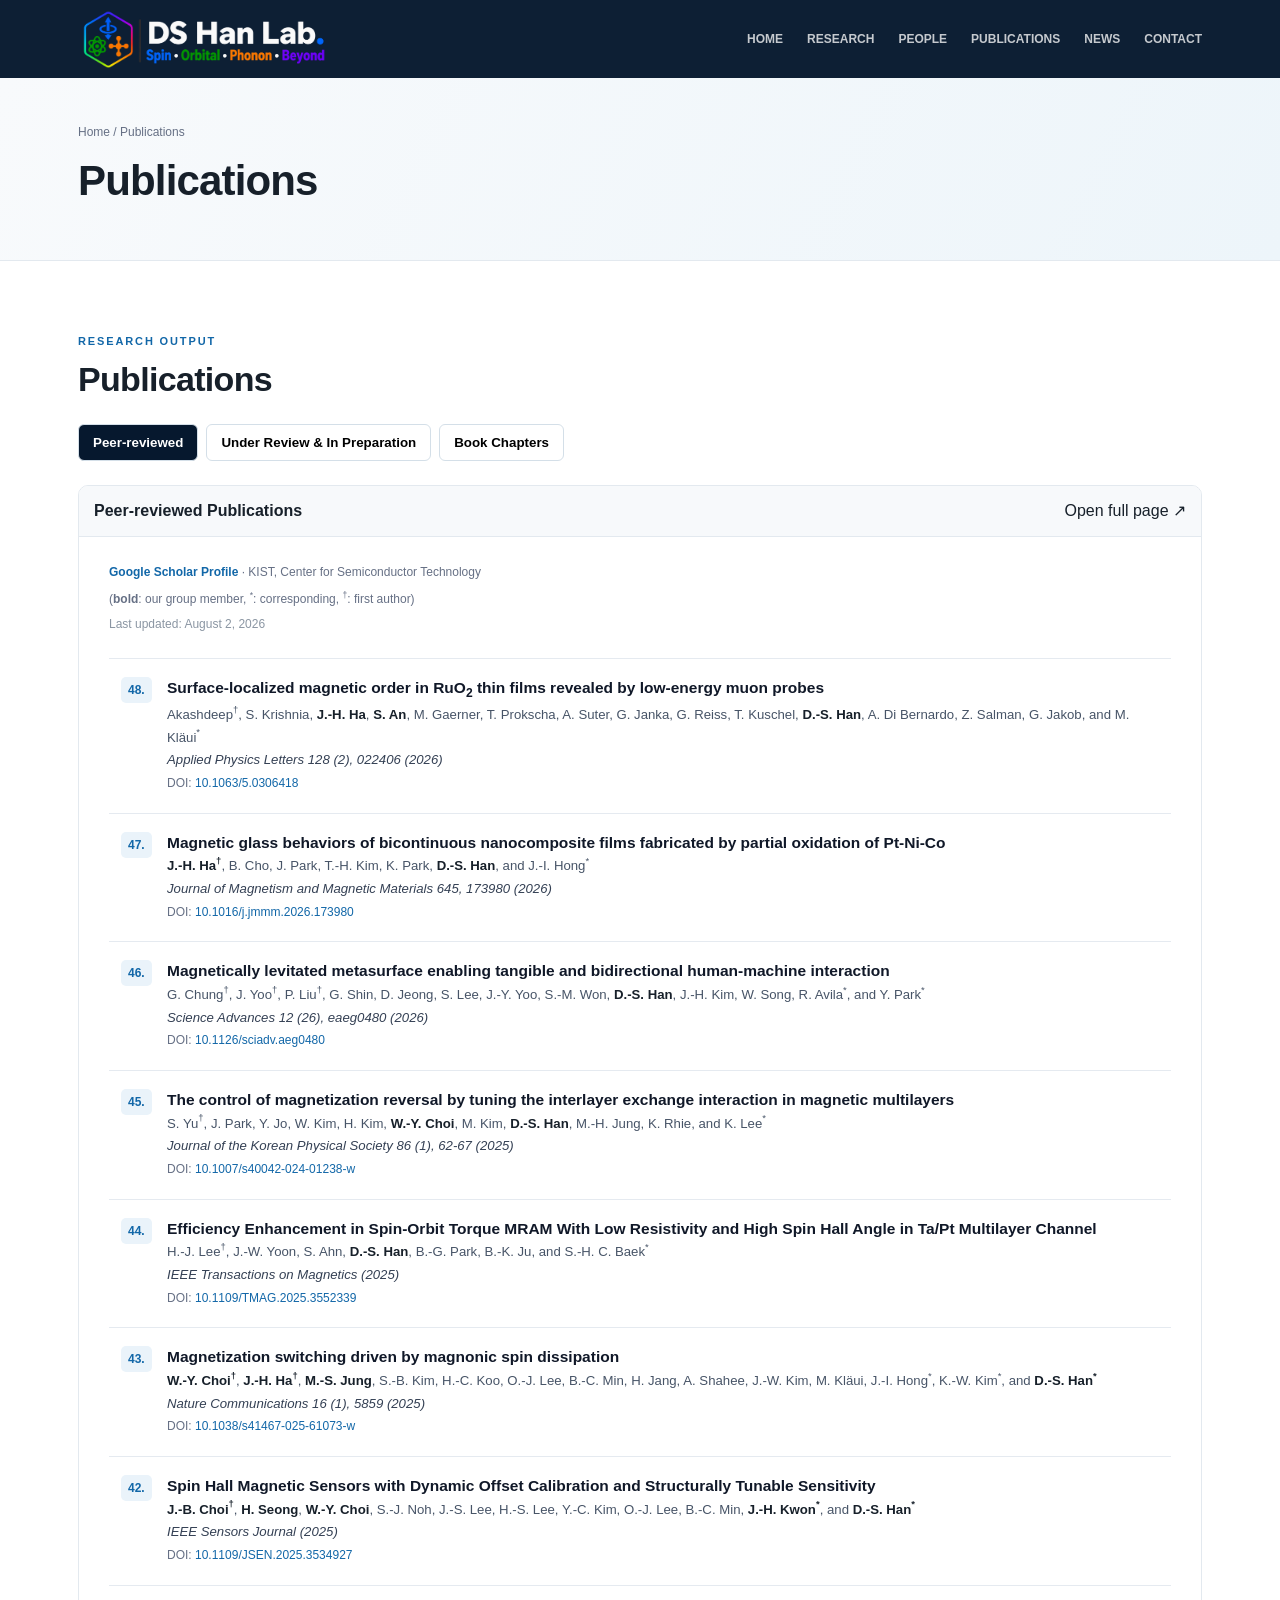
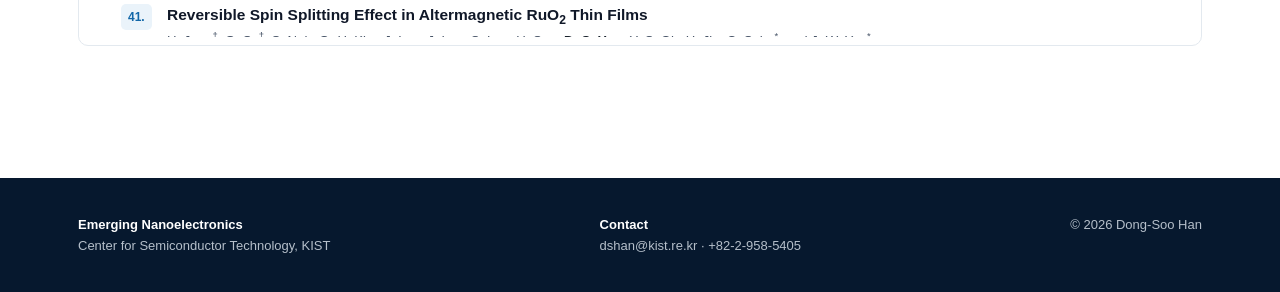
<file: publications.html>
<!doctype html>
<html lang="en">

<head>
  <meta charset="utf-8">
  <meta name="viewport" content="width=device-width, initial-scale=1">

  <title>Publications | Emerging Nanoelectronics</title>

  <link rel="stylesheet" href="./style.css">

  <style>
    .brand-logo {
      display: inline-flex !important;
      align-items: center !important;
      flex-shrink: 0;
      padding: 7px 0 !important;
      line-height: 0 !important;
    }

    .brand-logo img {
      display: block;
      width: auto;
      height: 58px;
      max-width: 300px;
      object-fit: contain;
    }

    @media (max-width: 700px) {
      .brand-logo img {
        height: 48px;
        max-width: 245px;
      }
    }
  </style>

</head>

<body>

<header class="site-header">
  <nav class="nav">
    <a class="brand brand-logo" href="index.html" aria-label="DS Han Lab. Home">
      <img
        src="./Images/Logo/ds-han-lab-logo.png"
        alt="DS Han Lab."
      >
    </a>

    <div class="menu">
      <a href="index.html">HOME</a>
      <a href="research.html">RESEARCH</a>
      <a href="people.html">PEOPLE</a>
      <a href="publications.html">PUBLICATIONS</a>
      <a href="news.html">NEWS</a>
      <a href="mailto:dshan@kist.re.kr">CONTACT</a>
    </div>
  </nav>
</header>

  <div class="page-head">
    <div class="container">
      <div class="breadcrumb">
        Home / Publications
      </div>

      <h1>
        Publications
      </h1>
    </div>
  </div>

  <section class="container section">

    <div class="kicker reveal">
      Research Output
    </div>

    <h2 class="reveal">
      Publications
    </h2>

    <div class="pub-tabs reveal">

      <button class="pub-tab active" data-id="peer">
        Peer-reviewed
      </button>

      <button class="pub-tab" data-id="prep">
        Under Review & In Preparation
      </button>

      <button class="pub-tab" data-id="book">
        Book Chapters
      </button>

    </div>

    <div id="peer" class="pub-panel active reveal">
      <div class="pub-shell">
        <div class="pub-bar">
          <strong>Peer-reviewed Publications</strong>

          <a href="./Publications/Peerreviewed/publication.html" target="_blank">
            Open full page ↗
          </a>
        </div>

        <iframe
          class="pub-frame"
          src="./Publications/Peerreviewed/publication.html"
          title="Peer-reviewed publications"
        ></iframe>
      </div>
    </div>

    <div id="prep" class="pub-panel">
      <div class="pub-shell">
        <div class="pub-bar">
          <strong>Under Review & In Preparation</strong>

          <a href="./Publications/inpreparation/preparation_and_submitted.html" target="_blank">
            Open full page ↗
          </a>
        </div>

        <iframe
          class="pub-frame"
          src="./Publications/inpreparation/preparation_and_submitted.html"
          title="Under review and in preparation"
        ></iframe>
      </div>
    </div>

    <div id="book" class="pub-panel">
      <div class="pub-shell">
        <div class="pub-bar">
          <strong>Book Chapters</strong>

          <a href="./Publications/book%20chapter/book_chapters.html" target="_blank">
            Open full page ↗
          </a>
        </div>

        <iframe
          class="pub-frame"
          src="./Publications/book%20chapter/book_chapters.html"
          title="Book chapters"
        ></iframe>
      </div>
    </div>

  </section>

  <script>
    const publicationButtons =
      document.querySelectorAll(".pub-tab");

    publicationButtons.forEach(function(button) {

      button.addEventListener("click", function() {

        document
          .querySelectorAll(".pub-tab")
          .forEach(function(item) {
            item.classList.remove("active");
          });

        document
          .querySelectorAll(".pub-panel")
          .forEach(function(item) {
            item.classList.remove("active");
          });

        button.classList.add("active");

        document
          .getElementById(button.dataset.id)
          .classList.add("active");

      });

    });
  </script>

<script>
  const revealElements = document.querySelectorAll(".reveal");

  const revealObserver = new IntersectionObserver(
    function(entries, observer) {
      entries.forEach(function(entry) {
        if (entry.isIntersecting) {
          entry.target.classList.add("is-visible");
          observer.unobserve(entry.target);
        }
      });
    },
    {
      threshold: 0.12,
      rootMargin: "0px 0px -45px 0px"
    }
  );

  revealElements.forEach(function(element) {
    revealObserver.observe(element);
  });
</script>

<footer class="footer">
  <div class="footer-inner">
    <div>
      <strong>Emerging Nanoelectronics</strong><br>
      Center for Semiconductor Technology, KIST
    </div>

    <div>
      <strong>Contact</strong><br>
      dshan@kist.re.kr · +82-2-958-5405
    </div>

    <div>© 2026 Dong-Soo Han</div>
  </div>
</footer>

</body>
</html>
</file>
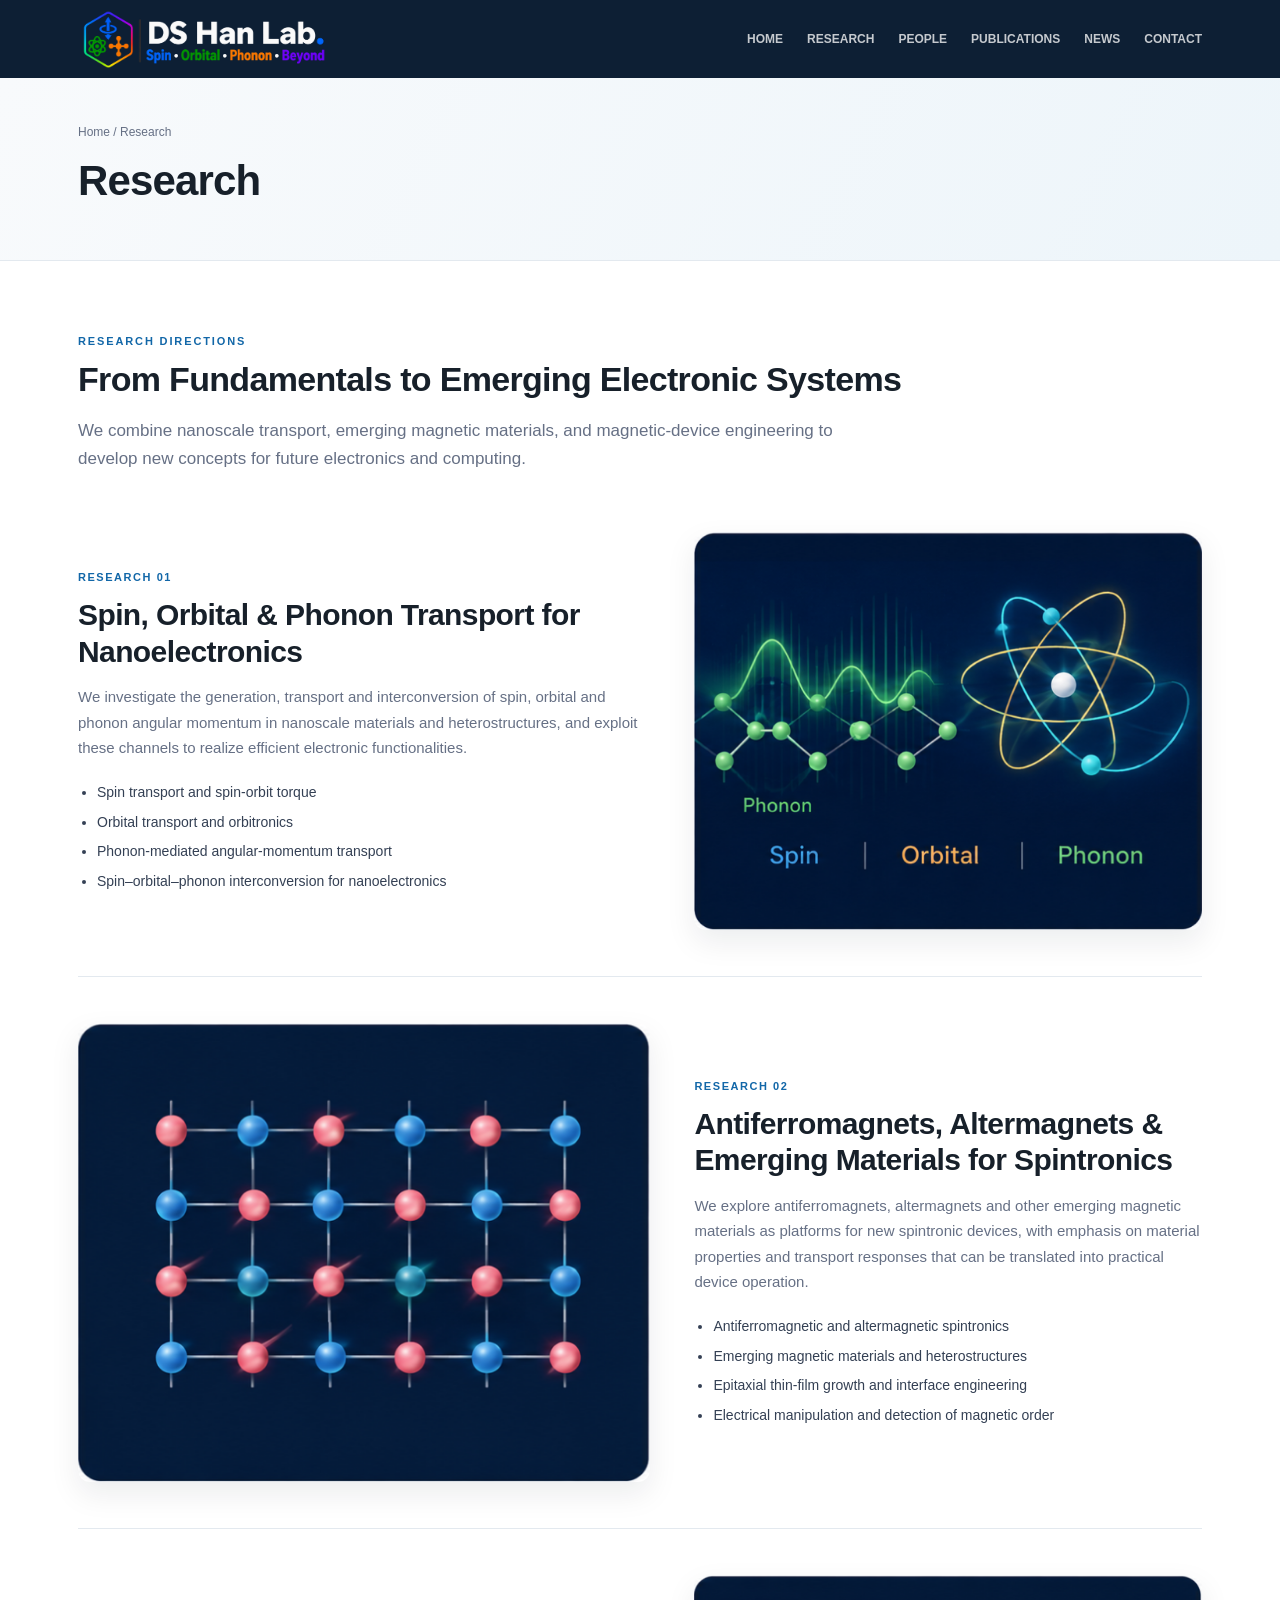
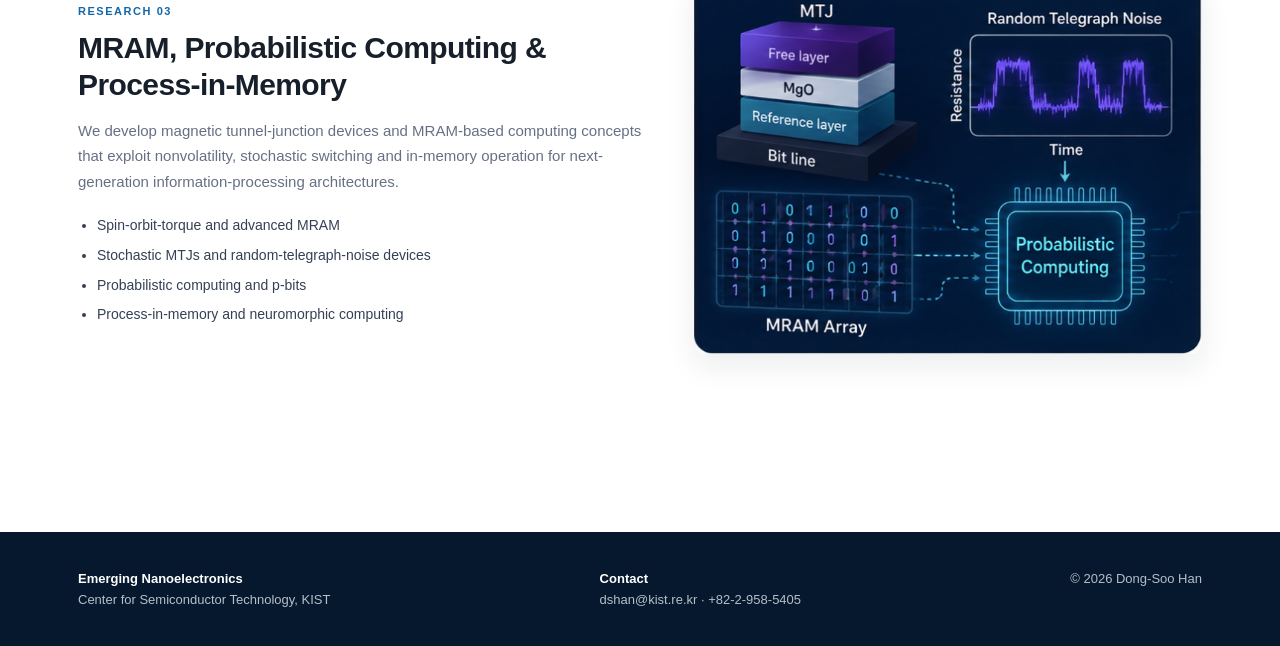
<file: research.html>
<!doctype html>
<html lang="en">

<head>
  <meta charset="utf-8">
  <meta name="viewport" content="width=device-width, initial-scale=1">

  <title>Research | Emerging Nanoelectronics</title>

  <link rel="stylesheet" href="./style.css">

  <style>
    .research-main {
      background: #ffffff;
    }

    .research-intro {
      max-width: 860px;
      margin-bottom: 48px;
    }

    .research-topic {
      display: grid;
      grid-template-columns: minmax(0, 1.06fr) minmax(0, .94fr);
      gap: 44px;
      align-items: center;
      padding: 46px 0;
      border-top: 1px solid var(--line, #e3e9ef);
    }

    .research-topic:first-of-type {
      border-top: 0;
      padding-top: 12px;
    }

    .research-topic:nth-child(even) .research-topic-figure {
      order: 2;
    }

    .research-topic-figure img {
      display: block;
      width: 100%;
      border-radius: 12px;
      background: #0d2946;
      box-shadow: 0 12px 30px rgba(15, 23, 42, .08);
    }

    .topic-number {
      margin-bottom: 10px;
      color: var(--blue, #1267a8);
      font-size: 11px;
      font-weight: 900;
      letter-spacing: .14em;
      text-transform: uppercase;
    }

    .research-topic-copy h2 {
      margin: 0 0 14px;
      font-size: 30px;
      line-height: 1.22;
    }

    .research-topic-copy > p {
      margin: 0;
      color: var(--muted, #667085);
      font-size: 15px;
      line-height: 1.7;
    }

    .research-points {
      margin: 20px 0 0;
      padding-left: 19px;
      color: #344054;
      font-size: 14px;
    }

    .research-points li + li {
      margin-top: 7px;
    }

    .reveal {
      opacity: 0;
      transform: translateY(28px);
      transition:
        opacity .7s ease,
        transform .7s ease;
    }

    .reveal.is-visible {
      opacity: 1;
      transform: translateY(0);
    }

    @media (max-width: 850px) {
      .research-topic {
        grid-template-columns: 1fr;
        gap: 26px;
      }

      .research-topic:nth-child(even) .research-topic-figure {
        order: initial;
      }
    }

    @media (prefers-reduced-motion: reduce) {
      .reveal {
        opacity: 1;
        transform: none;
        transition: none;
      }
    }
  </style>

  <style>
    .brand-logo {
      display: inline-flex !important;
      align-items: center !important;
      flex-shrink: 0;
      padding: 7px 0 !important;
      line-height: 0 !important;
    }

    .brand-logo img {
      display: block;
      width: auto;
      height: 58px;
      max-width: 300px;
      object-fit: contain;
    }

    @media (max-width: 700px) {
      .brand-logo img {
        height: 48px;
        max-width: 245px;
      }
    }
  </style>

</head>

<body>

  <header class="site-header">
    <nav class="nav">

      <a class="brand brand-logo" href="index.html" aria-label="DS Han Lab. Home">
      <img
        src="./Images/Logo/ds-han-lab-logo.png"
        alt="DS Han Lab."
      >
    </a>

      <div class="menu">
        <a href="index.html">HOME</a>
        <a href="research.html">RESEARCH</a>
        <a href="people.html">PEOPLE</a>
        <a href="publications.html">PUBLICATIONS</a>
        <a href="news.html">NEWS</a>
        <a href="mailto:dshan@kist.re.kr">CONTACT</a>
      </div>

    </nav>
  </header>

  <div class="page-head">
    <div class="container">

      <div class="breadcrumb">
        Home / Research
      </div>

      <h1>
        Research
      </h1>

    </div>
  </div>

  <main class="research-main">

    <div class="container section">

      <div class="research-intro reveal">

        <div class="kicker">
          Research Directions
        </div>

        <h2>
          From Fundamentals to Emerging Electronic Systems
        </h2>

        <p class="lead">
          We combine nanoscale transport, emerging magnetic materials,
          and magnetic-device engineering to develop new concepts
          for future electronics and computing.
        </p>

      </div>

      <!-- 01 -->
      <section
        id="transport"
        class="research-topic reveal"
      >

        <div class="research-topic-figure">
          <img
            src="./Images/Research/transport.png"
            alt="Spin, orbital and phonon transport for nanoelectronics"
          >
        </div>

        <div class="research-topic-copy">

          <div class="topic-number">
            Research 01
          </div>

          <h2>
            Spin, Orbital & Phonon Transport for Nanoelectronics
          </h2>

          <p>
            We investigate the generation, transport and interconversion
            of spin, orbital and phonon angular momentum in nanoscale
            materials and heterostructures, and exploit these channels
            to realize efficient electronic functionalities.
          </p>

          <ul class="research-points">
            <li>Spin transport and spin-orbit torque</li>
            <li>Orbital transport and orbitronics</li>
            <li>Phonon-mediated angular-momentum transport</li>
            <li>Spin–orbital–phonon interconversion for nanoelectronics</li>
          </ul>

        </div>

      </section>

      <!-- 02 -->
      <section
        id="materials"
        class="research-topic reveal"
      >

        <div class="research-topic-figure">
          <img
            src="./Images/Research/emerging_materials.png"
            alt="Antiferromagnets, altermagnets and emerging materials"
          >
        </div>

        <div class="research-topic-copy">

          <div class="topic-number">
            Research 02
          </div>

          <h2>
            Antiferromagnets, Altermagnets & Emerging Materials for Spintronics
          </h2>

          <p>
            We explore antiferromagnets, altermagnets and other emerging
            magnetic materials as platforms for new spintronic devices,
            with emphasis on material properties and transport responses
            that can be translated into practical device operation.
          </p>

          <ul class="research-points">
            <li>Antiferromagnetic and altermagnetic spintronics</li>
            <li>Emerging magnetic materials and heterostructures</li>
            <li>Epitaxial thin-film growth and interface engineering</li>
            <li>Electrical manipulation and detection of magnetic order</li>
          </ul>

        </div>

      </section>

      <!-- 03 -->
      <section
        id="computing"
        class="research-topic reveal"
      >

        <div class="research-topic-figure">
          <img
            src="./Images/Research/mram_computing.png"
            alt="MRAM, random telegraph noise and probabilistic computing"
          >
        </div>

        <div class="research-topic-copy">

          <div class="topic-number">
            Research 03
          </div>

          <h2>
            MRAM, Probabilistic Computing & Process-in-Memory
          </h2>

          <p>
            We develop magnetic tunnel-junction devices and MRAM-based
            computing concepts that exploit nonvolatility, stochastic
            switching and in-memory operation for next-generation
            information-processing architectures.
          </p>

          <ul class="research-points">
            <li>Spin-orbit-torque and advanced MRAM</li>
            <li>Stochastic MTJs and random-telegraph-noise devices</li>
            <li>Probabilistic computing and p-bits</li>
            <li>Process-in-memory and neuromorphic computing</li>
          </ul>

        </div>

      </section>

    </div>

  </main>

  <footer class="footer">
    <div class="footer-inner">

      <div>
        <strong>Emerging Nanoelectronics</strong><br>
        Center for Semiconductor Technology, KIST
      </div>

      <div>
        <strong>Contact</strong><br>
        dshan@kist.re.kr · +82-2-958-5405
      </div>

      <div>
        © 2026 Dong-Soo Han
      </div>

    </div>
  </footer>

  <script>
    const revealElements =
      document.querySelectorAll(".reveal");

    const revealObserver =
      new IntersectionObserver(
        function(entries, observer) {

          entries.forEach(function(entry) {

            if (entry.isIntersecting) {
              entry.target.classList.add("is-visible");
              observer.unobserve(entry.target);
            }

          });

        },
        {
          threshold: 0.12,
          rootMargin: "0px 0px -45px 0px"
        }
      );

    revealElements.forEach(function(element) {
      revealObserver.observe(element);
    });
  </script>

</body>
</html>
</file>
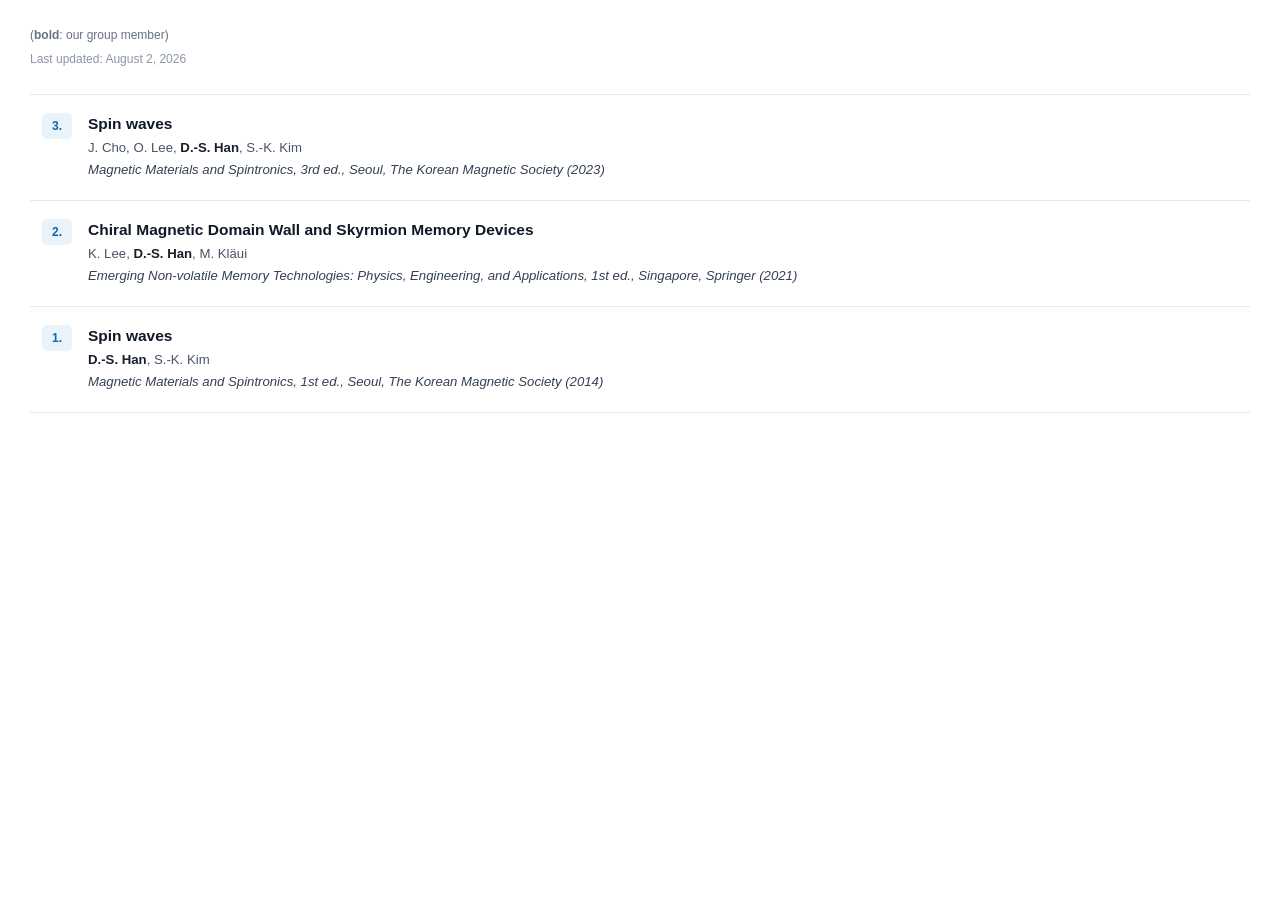
<file: Publications/book chapter/book_chapters.html>
<!DOCTYPE html>
<html lang="en">
<head>
<meta charset="UTF-8">
<meta name="viewport" content="width=device-width, initial-scale=1">
<title>Dong-Soo Han — Book Chapters</title>
<style>
:root {
    --ink: #17202a;
    --muted: #667085;
    --line: #e5eaf0;
    --soft: #f7f9fb;
    --blue: #1267a8;
    --blue-soft: #eaf3fa;
    --orange: #b45f06;
    --orange-soft: #fff5e8;
  }

  * {
    box-sizing: border-box;
  }

  html {
    background: #ffffff;
  }

  body {
    margin: 0;
    padding: 26px 30px 44px;

    color: var(--ink);
    background: #ffffff;

    font-family: Arial, Helvetica, sans-serif;
    font-size: 14px;
    line-height: 1.62;

    -webkit-font-smoothing: antialiased;
    text-rendering: optimizeLegibility;
  }

  a {
    color: var(--blue);
  }

  .meta,
  .legend,
  .updated {
    color: var(--muted);
    font-size: 12px;
  }

  .meta {
    margin-bottom: 8px;
  }

  .meta a {
    color: var(--blue);
    font-weight: 700;
    text-decoration: none;
  }

  .meta a:hover {
    text-decoration: underline;
  }

  .legend {
    margin-bottom: 5px;
  }

  .updated {
    margin-bottom: 24px !important;
    color: #8b96a3 !important;
  }

  .pub {
    position: relative;

    margin: 0;
    padding: 18px 16px 19px 58px;

    text-indent: 0;

    border-top: 1px solid var(--line);
  }

  .pub:last-of-type {
    border-bottom: 1px solid var(--line);
  }

  .pub:hover {
    background: #fbfcfd;
  }

  .pub-num {
    position: absolute;
    left: 12px;
    top: 18px;

    min-width: 30px;
    height: 26px;
    padding: 0 7px;

    display: inline-flex;
    align-items: center;
    justify-content: center;

    color: var(--blue);
    background: var(--blue-soft);

    font-size: 12px;
    font-weight: 800;
    line-height: 1;

    border-radius: 5px;
  }

  .pub-title {
    color: #101828;

    font-size: 15.5px;
    font-weight: 700;
    line-height: 1.45;
  }

  .pub-title a {
    color: #101828;
    text-decoration: none;
  }

  .pub-title a:hover {
    color: var(--blue);
  }

  .pub-authors {
    color: #475467;

    font-size: 13.2px;
    line-height: 1.55;
  }

  .pub-journal,
  .pub-book {
    color: #344054;

    font-size: 13.2px;
    font-style: italic;
    line-height: 1.5;
  }

  .pub-doi {
    display: inline-block;
    margin-top: 2px;

    color: #667085;
    font-size: 12px;
  }

  .pub-doi a {
    color: var(--blue);
    font-size: 12px;
    text-decoration: none;
  }

  .pub-doi a:hover {
    text-decoration: underline;
  }

  .pub-status {
    display: inline-block;
    margin-top: 4px;
    padding: 3px 8px;

    color: var(--orange);
    background: var(--orange-soft);

    font-size: 11.5px;
    font-style: normal;
    font-weight: 700;

    border-radius: 4px;
  }

  .me {
    color: #17202a;
    font-weight: 700;
  }

  sup {
    position: relative;
    top: -.1em;

    font-size: .72em;
    line-height: 0;
  }

  sub {
    font-size: .78em;
  }

  @media (max-width: 640px) {
    body {
      padding: 20px 16px 34px;
      font-size: 13px;
    }

    .pub {
      padding: 16px 8px 17px 47px;
    }

    .pub-num {
      left: 6px;
      top: 16px;
    }

    .pub-title {
      font-size: 14.5px;
    }

    .pub-authors,
    .pub-journal,
    .pub-book {
      font-size: 12.6px;
    }
  }
</style>
</head>
<body>
<div class="legend">(<b>bold</b>: our group member)</div>
<div class="updated">Last updated: August 2, 2026</div>

<div class="pub">
<span class="pub-num">3.</span>
<span class="pub-title">Spin waves</span><br>
<span class="pub-authors">J. Cho, O. Lee, <b class="me">D.-S. Han</b>, S.-K. Kim</span><br>
<span class="pub-book">Magnetic Materials and Spintronics, 3rd ed., Seoul, The Korean Magnetic Society (2023)</span>
</div>

<div class="pub">
<span class="pub-num">2.</span>
<span class="pub-title"><a href="https://link.springer.com/chapter/10.1007/978-981-15-6912-8_5" target="_blank">Chiral Magnetic Domain Wall and Skyrmion Memory Devices</a></span><br>
<span class="pub-authors">K. Lee, <b class="me">D.-S. Han</b>, M. Kläui</span><br>
<span class="pub-book">Emerging Non-volatile Memory Technologies: Physics, Engineering, and Applications, 1st ed., Singapore, Springer (2021)</span>
</div>

<div class="pub">
<span class="pub-num">1.</span>
<span class="pub-title">Spin waves</span><br>
<span class="pub-authors"><b class="me">D.-S. Han</b>, S.-K. Kim</span><br>
<span class="pub-book">Magnetic Materials and Spintronics, 1st ed., Seoul, The Korean Magnetic Society (2014)</span>
</div>

</body>
</html>
</file>
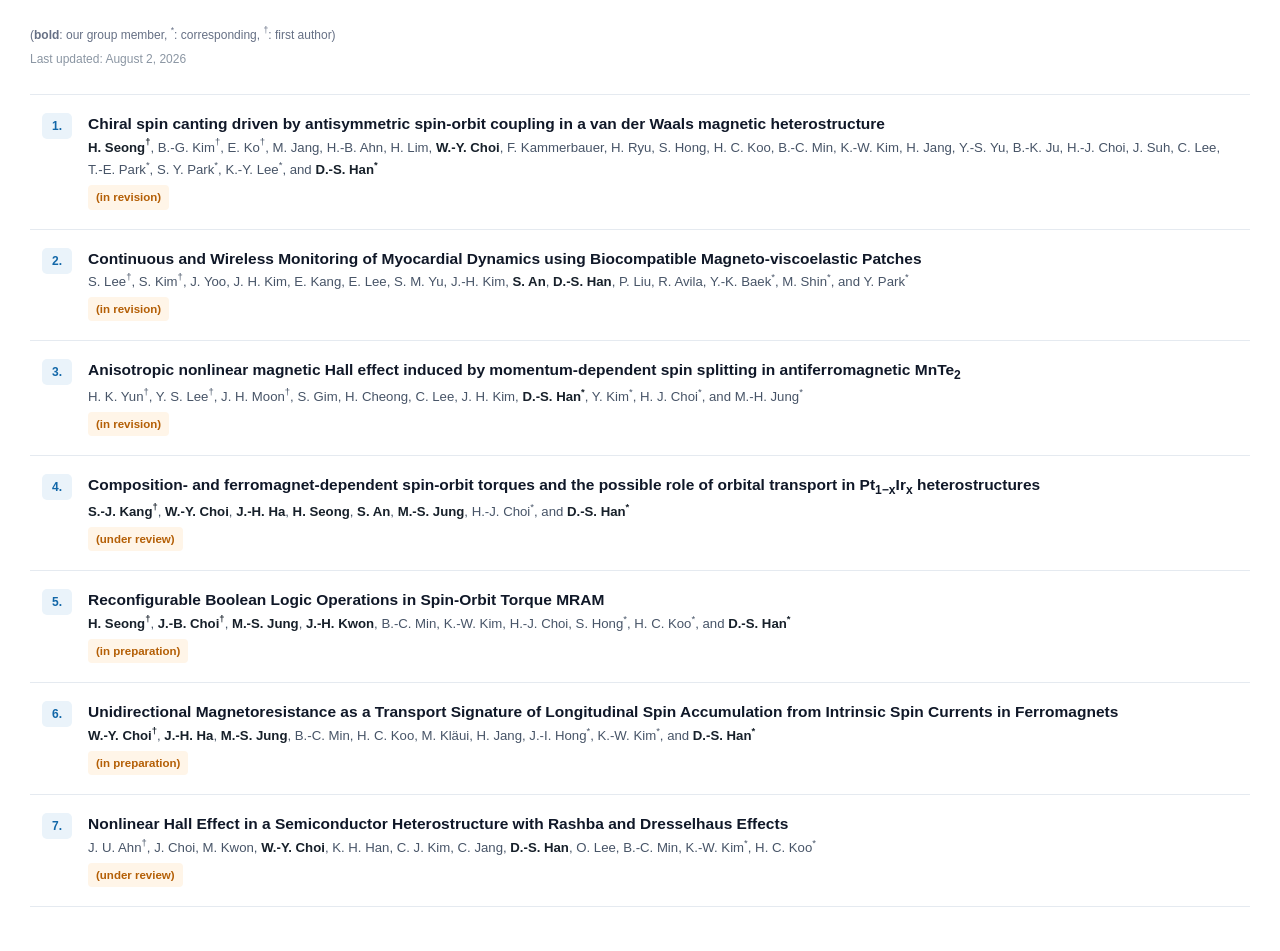
<file: Publications/inpreparation/preparation_and_submitted.html>
<!DOCTYPE html>
<html lang="en">
<head>
<meta charset="UTF-8">
<meta name="viewport" content="width=device-width, initial-scale=1">
<title>Dong-Soo Han — Submitted &amp; In Preparation</title>
<style>
:root {
    --ink: #17202a;
    --muted: #667085;
    --line: #e5eaf0;
    --soft: #f7f9fb;
    --blue: #1267a8;
    --blue-soft: #eaf3fa;
    --orange: #b45f06;
    --orange-soft: #fff5e8;
  }

  * {
    box-sizing: border-box;
  }

  html {
    background: #ffffff;
  }

  body {
    margin: 0;
    padding: 26px 30px 44px;

    color: var(--ink);
    background: #ffffff;

    font-family: Arial, Helvetica, sans-serif;
    font-size: 14px;
    line-height: 1.62;

    -webkit-font-smoothing: antialiased;
    text-rendering: optimizeLegibility;
  }

  a {
    color: var(--blue);
  }

  .meta,
  .legend,
  .updated {
    color: var(--muted);
    font-size: 12px;
  }

  .meta {
    margin-bottom: 8px;
  }

  .meta a {
    color: var(--blue);
    font-weight: 700;
    text-decoration: none;
  }

  .meta a:hover {
    text-decoration: underline;
  }

  .legend {
    margin-bottom: 5px;
  }

  .updated {
    margin-bottom: 24px !important;
    color: #8b96a3 !important;
  }

  .pub {
    position: relative;

    margin: 0;
    padding: 18px 16px 19px 58px;

    text-indent: 0;

    border-top: 1px solid var(--line);
  }

  .pub:last-of-type {
    border-bottom: 1px solid var(--line);
  }

  .pub:hover {
    background: #fbfcfd;
  }

  .pub-num {
    position: absolute;
    left: 12px;
    top: 18px;

    min-width: 30px;
    height: 26px;
    padding: 0 7px;

    display: inline-flex;
    align-items: center;
    justify-content: center;

    color: var(--blue);
    background: var(--blue-soft);

    font-size: 12px;
    font-weight: 800;
    line-height: 1;

    border-radius: 5px;
  }

  .pub-title {
    color: #101828;

    font-size: 15.5px;
    font-weight: 700;
    line-height: 1.45;
  }

  .pub-title a {
    color: #101828;
    text-decoration: none;
  }

  .pub-title a:hover {
    color: var(--blue);
  }

  .pub-authors {
    color: #475467;

    font-size: 13.2px;
    line-height: 1.55;
  }

  .pub-journal,
  .pub-book {
    color: #344054;

    font-size: 13.2px;
    font-style: italic;
    line-height: 1.5;
  }

  .pub-doi {
    display: inline-block;
    margin-top: 2px;

    color: #667085;
    font-size: 12px;
  }

  .pub-doi a {
    color: var(--blue);
    font-size: 12px;
    text-decoration: none;
  }

  .pub-doi a:hover {
    text-decoration: underline;
  }

  .pub-status {
    display: inline-block;
    margin-top: 4px;
    padding: 3px 8px;

    color: var(--orange);
    background: var(--orange-soft);

    font-size: 11.5px;
    font-style: normal;
    font-weight: 700;

    border-radius: 4px;
  }

  .me {
    color: #17202a;
    font-weight: 700;
  }

  sup {
    position: relative;
    top: -.1em;

    font-size: .72em;
    line-height: 0;
  }

  sub {
    font-size: .78em;
  }

  @media (max-width: 640px) {
    body {
      padding: 20px 16px 34px;
      font-size: 13px;
    }

    .pub {
      padding: 16px 8px 17px 47px;
    }

    .pub-num {
      left: 6px;
      top: 16px;
    }

    .pub-title {
      font-size: 14.5px;
    }

    .pub-authors,
    .pub-journal,
    .pub-book {
      font-size: 12.6px;
    }
  }
</style>
</head>
<body>
<div class="legend">(<b>bold</b>: our group member, <sup>*</sup>: corresponding, <sup>†</sup>: first author)</div>
<div class="updated">Last updated: August 2, 2026</div>

<div class="pub">
<span class="pub-num">1.</span>
<span class="pub-title">Chiral spin canting driven by antisymmetric spin-orbit coupling in a van der Waals magnetic heterostructure</span><br>
<span class="pub-authors"><b class="me">H. Seong<sup>†</sup></b>, B.-G. Kim<sup>†</sup>, E. Ko<sup>†</sup>, M. Jang, H.-B. Ahn, H. Lim, <b class="me">W.-Y. Choi</b>, F. Kammerbauer, H. Ryu, S. Hong, H. C. Koo, B.-C. Min, K.-W. Kim, H. Jang, Y.-S. Yu, B.-K. Ju, H.-J. Choi, J. Suh, C. Lee, T.-E. Park<sup>*</sup>, S. Y. Park<sup>*</sup>, K.-Y. Lee<sup>*</sup>, and <b class="me">D.-S. Han<sup>*</sup></b></span><br>
<span class="pub-status">(in revision)</span>
</div>

<div class="pub">
<span class="pub-num">2.</span>
<span class="pub-title">Continuous and Wireless Monitoring of Myocardial Dynamics using Biocompatible Magneto-viscoelastic Patches</span><br>
<span class="pub-authors">S. Lee<sup>†</sup>, S. Kim<sup>†</sup>, J. Yoo, J. H. Kim, E. Kang, E. Lee, S. M. Yu, J.-H. Kim, <b class="me">S. An</b>, <b class="me">D.-S. Han</b>, P. Liu, R. Avila, Y.-K. Baek<sup>*</sup>, M. Shin<sup>*</sup>, and Y. Park<sup>*</sup></span><br>
<span class="pub-status">(in revision)</span>
</div>

<div class="pub">
<span class="pub-num">3.</span>
<span class="pub-title">Anisotropic nonlinear magnetic Hall effect induced by momentum-dependent spin splitting in antiferromagnetic MnTe<sub>2</sub></span><br>
<span class="pub-authors">H. K. Yun<sup>†</sup>, Y. S. Lee<sup>†</sup>, J. H. Moon<sup>†</sup>, S. Gim, H. Cheong, C. Lee, J. H. Kim, <b class="me">D.-S. Han<sup>*</sup></b>, Y. Kim<sup>*</sup>, H. J. Choi<sup>*</sup>, and M.-H. Jung<sup>*</sup></span><br>
<span class="pub-status">(in revision)</span>
</div>

<div class="pub">
<span class="pub-num">4.</span>
<span class="pub-title">Composition- and ferromagnet-dependent spin-orbit torques and the possible role of orbital transport in Pt<sub>1&#x2212;x</sub>Ir<sub>x</sub> heterostructures</span><br>
<span class="pub-authors"><b class="me">S.-J. Kang<sup>&#x2020;</sup></b>, <b class="me">W.-Y. Choi</b>, <b class="me">J.-H. Ha</b>, <b class="me">H. Seong</b>, <b class="me">S. An</b>, <b class="me">M.-S. Jung</b>, H.-J. Choi<sup>*</sup>, and <b class="me">D.-S. Han<sup>*</sup></b></span><br>
<span class="pub-status">(under review)</span>
</div>

<div class="pub">
<span class="pub-num">5.</span>
<span class="pub-title">Reconfigurable Boolean Logic Operations in Spin-Orbit Torque MRAM</span><br>
<span class="pub-authors"><b class="me">H. Seong<sup>†</sup></b>, <b class="me">J.-B. Choi<sup>†</sup></b>, <b class="me">M.-S. Jung</b>, <b class="me">J.-H. Kwon</b>, B.-C. Min, K.-W. Kim, H.-J. Choi, S. Hong<sup>*</sup>, H. C. Koo<sup>*</sup>, and <b class="me">D.-S. Han<sup>*</sup></b></span><br>
<span class="pub-status">(in preparation)</span>
</div>

<div class="pub">
<span class="pub-num">6.</span>
<span class="pub-title">Unidirectional Magnetoresistance as a Transport Signature of Longitudinal Spin Accumulation from Intrinsic Spin Currents in Ferromagnets</span><br>
<span class="pub-authors"><b class="me">W.-Y. Choi<sup>†</sup></b>, <b class="me">J.-H. Ha</b>, <b class="me">M.-S. Jung</b>, B.-C. Min, H. C. Koo, M. Kläui, H. Jang, J.-I. Hong<sup>*</sup>, K.-W. Kim<sup>*</sup>, and <b class="me">D.-S. Han<sup>*</sup></b></span><br>
<span class="pub-status">(in preparation)</span>
</div>


<div class="pub">
<span class="pub-num">7.</span>
<span class="pub-title">Nonlinear Hall Effect in a Semiconductor Heterostructure with Rashba and Dresselhaus Effects</span><br>
<span class="pub-authors">J. U. Ahn<sup>†</sup>, J. Choi, M. Kwon, <b class="me"> W.-Y. Choi</b>, K. H. Han, C. J. Kim, C. Jang, <b class="me">D.-S. Han</b>, O. Lee, B.-C. Min, K.-W. Kim<sup>*</sup>, H. C. Koo<sup>*</sup></span><br>
<span class="pub-status">(under review)</span>
</div>


</body>
</html>
</file>
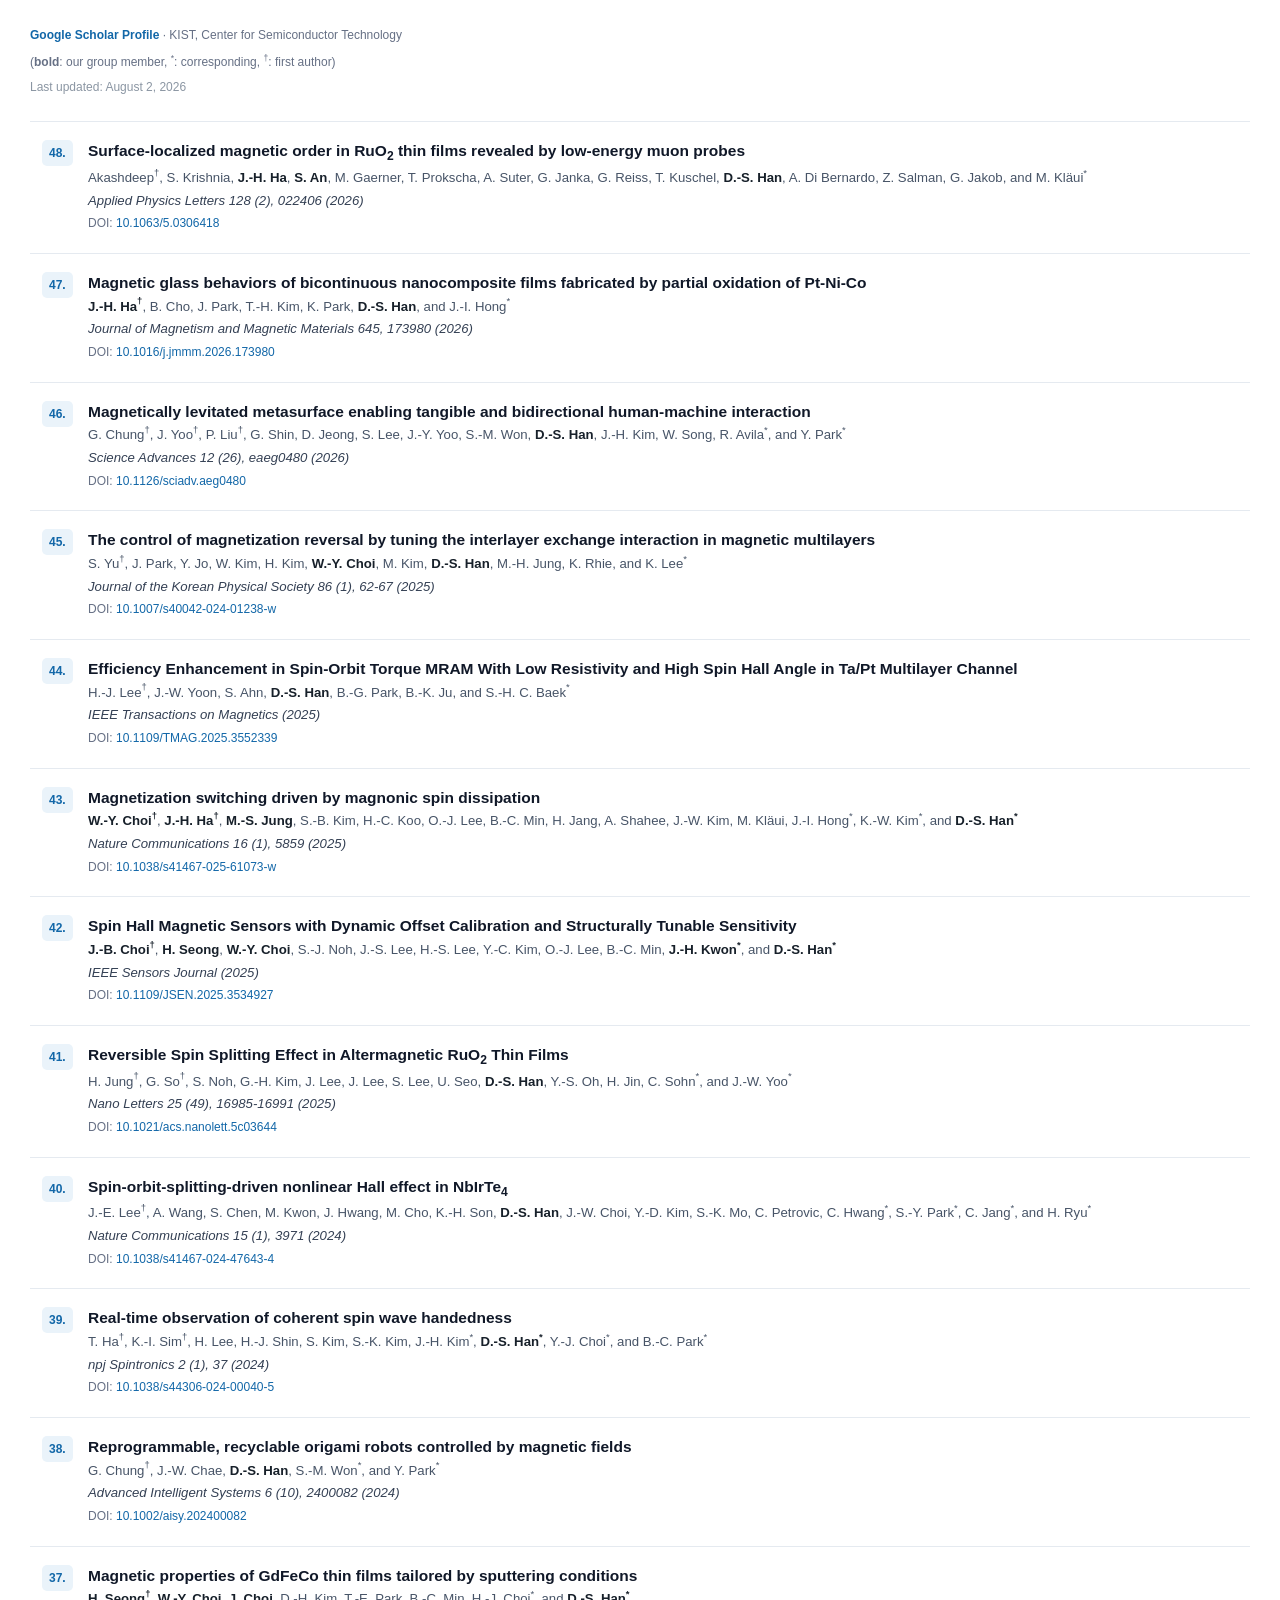
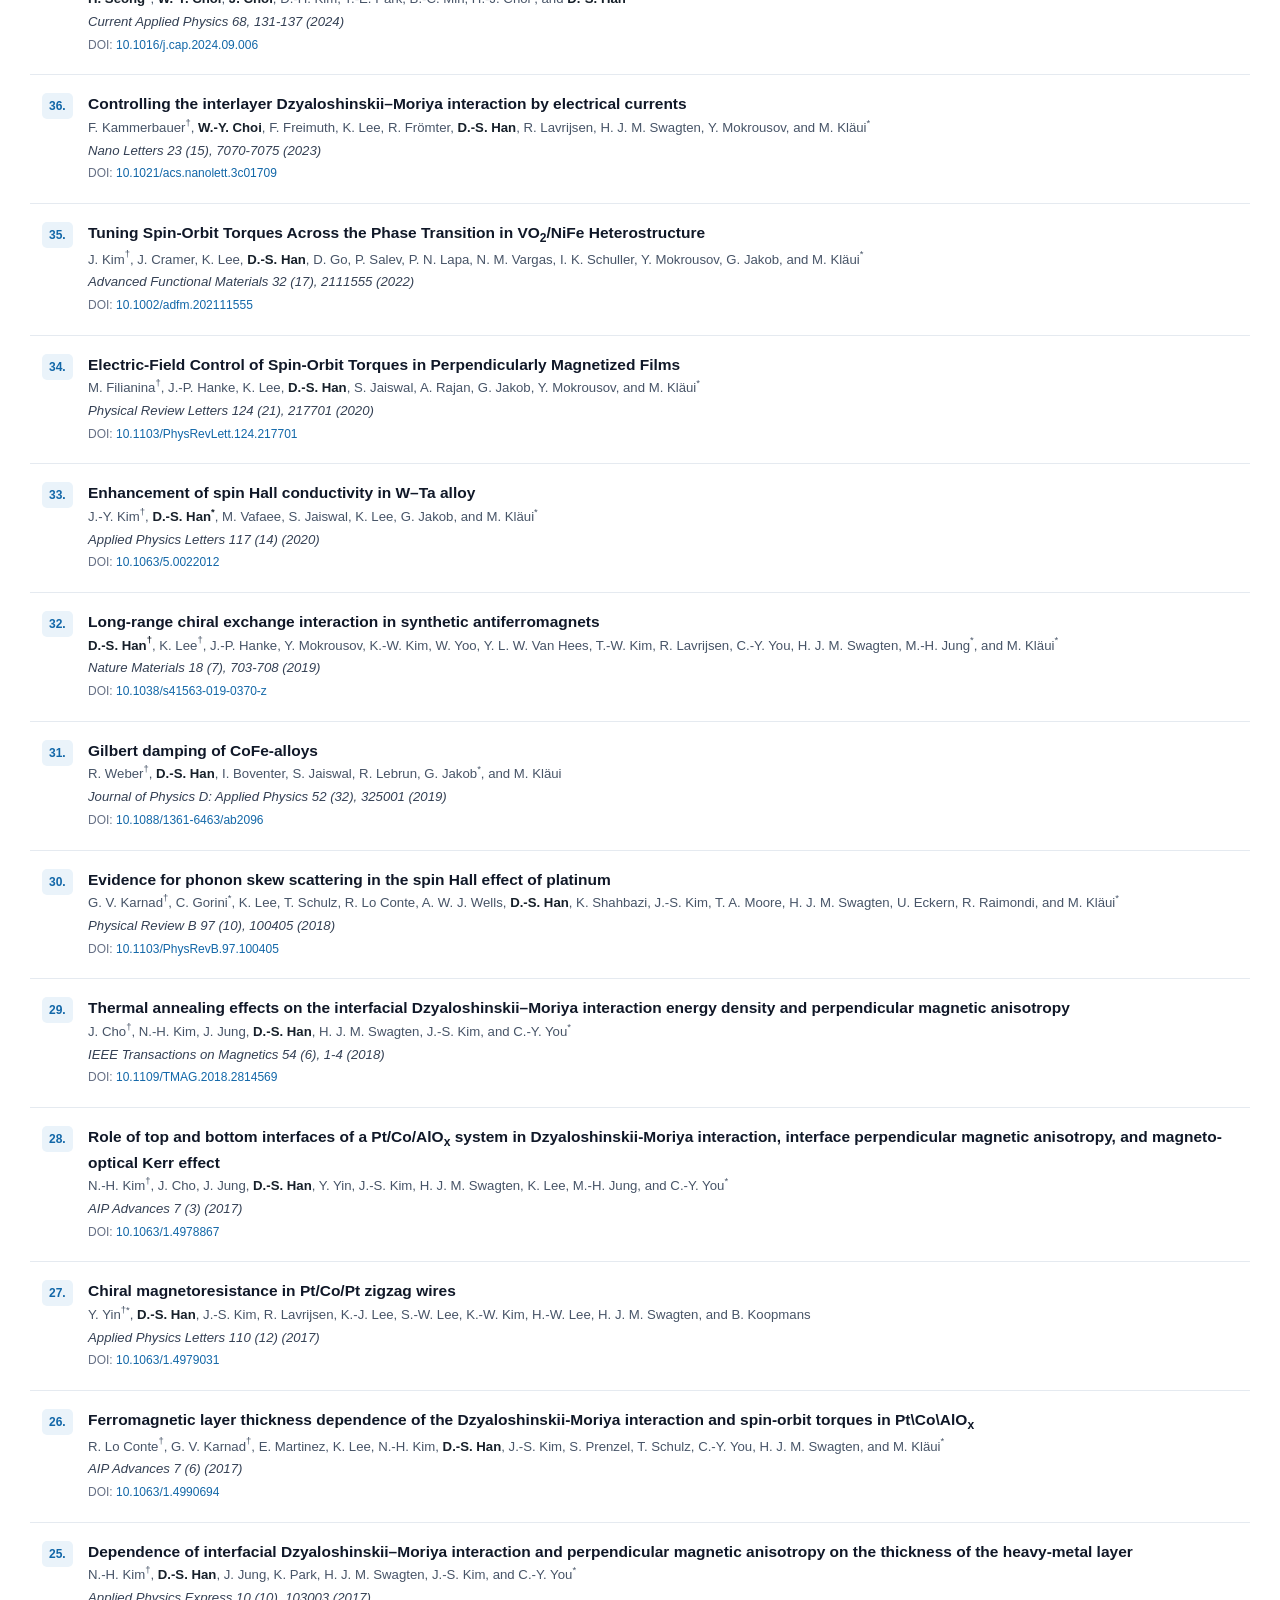
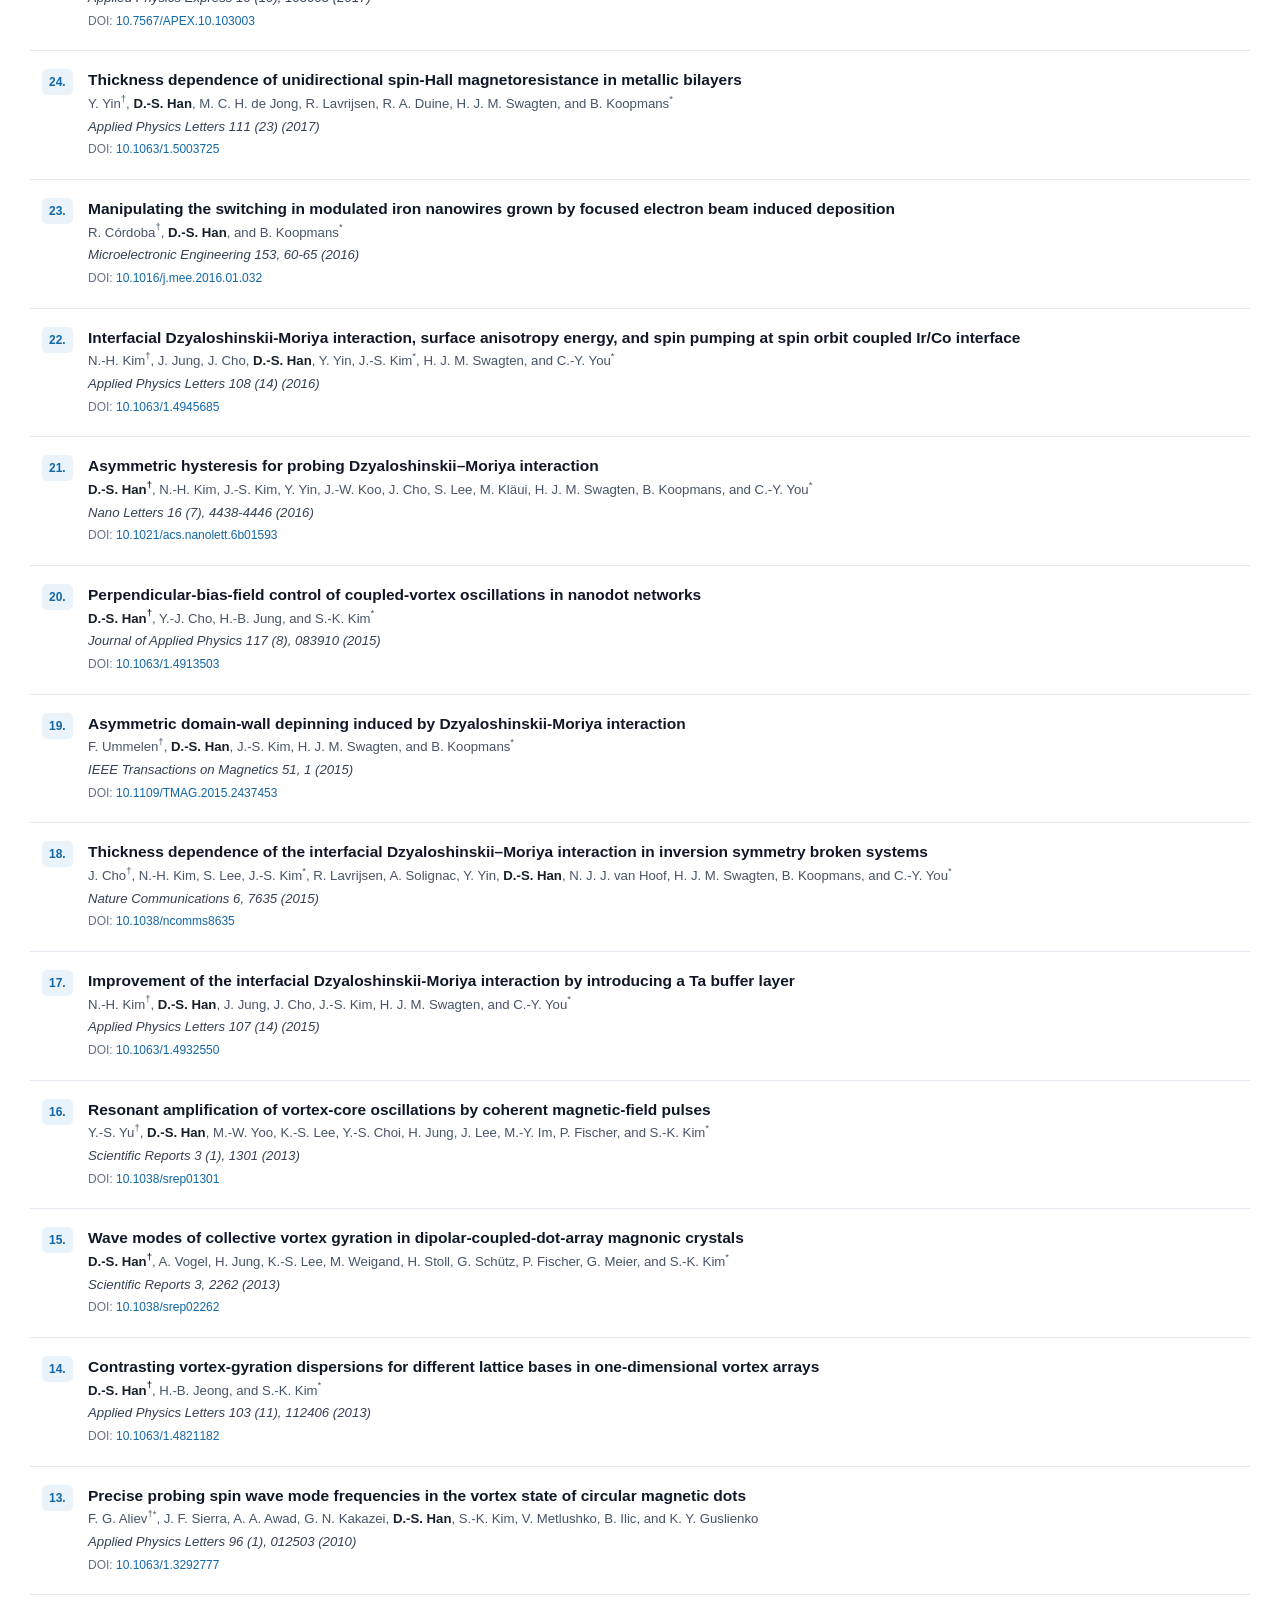
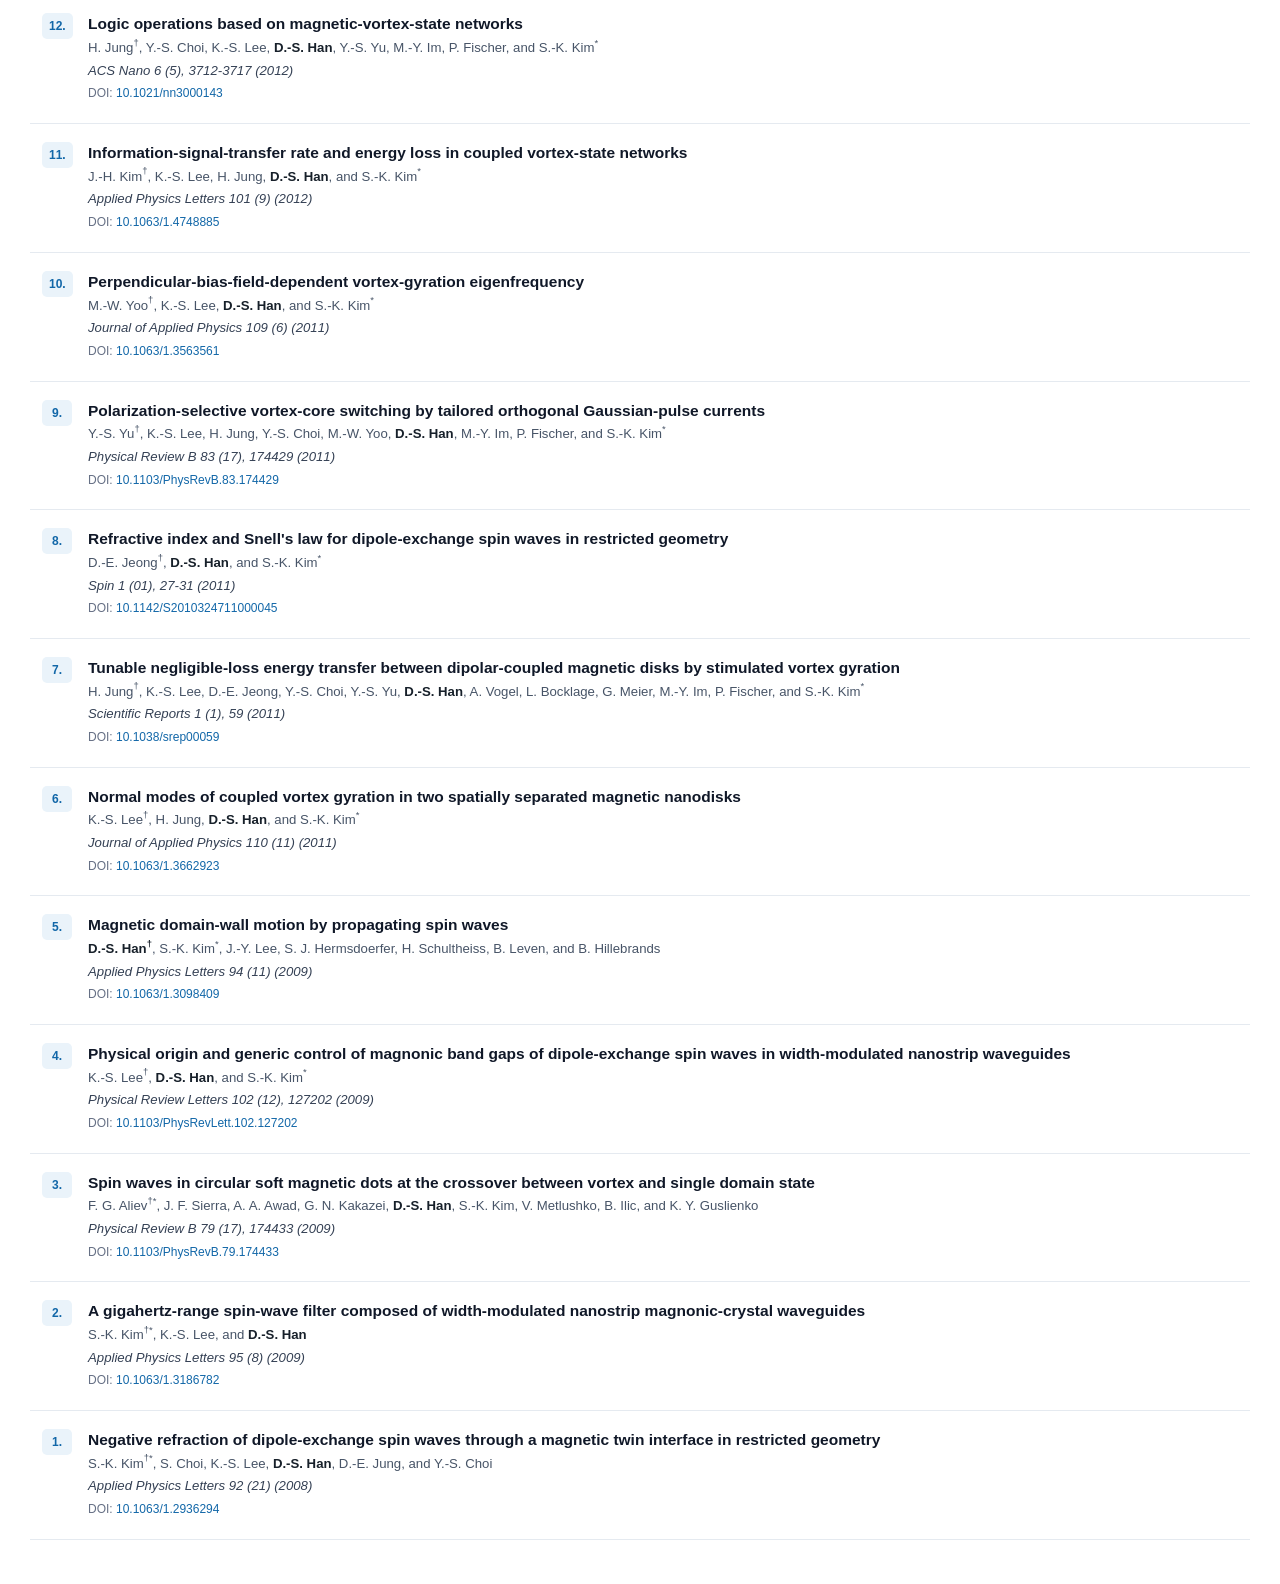
<file: Publications/Peerreviewed/publication.html>
<!DOCTYPE html>
<html lang="en">
<head>
<meta charset="UTF-8">
<meta name="viewport" content="width=device-width, initial-scale=1">
<title>Dong-Soo Han — Publications</title>
<style>
:root {
    --ink: #17202a;
    --muted: #667085;
    --line: #e5eaf0;
    --soft: #f7f9fb;
    --blue: #1267a8;
    --blue-soft: #eaf3fa;
    --orange: #b45f06;
    --orange-soft: #fff5e8;
  }

  * {
    box-sizing: border-box;
  }

  html {
    background: #ffffff;
  }

  body {
    margin: 0;
    padding: 26px 30px 44px;

    color: var(--ink);
    background: #ffffff;

    font-family: Arial, Helvetica, sans-serif;
    font-size: 14px;
    line-height: 1.62;

    -webkit-font-smoothing: antialiased;
    text-rendering: optimizeLegibility;
  }

  a {
    color: var(--blue);
  }

  .meta,
  .legend,
  .updated {
    color: var(--muted);
    font-size: 12px;
  }

  .meta {
    margin-bottom: 8px;
  }

  .meta a {
    color: var(--blue);
    font-weight: 700;
    text-decoration: none;
  }

  .meta a:hover {
    text-decoration: underline;
  }

  .legend {
    margin-bottom: 5px;
  }

  .updated {
    margin-bottom: 24px !important;
    color: #8b96a3 !important;
  }

  .pub {
    position: relative;

    margin: 0;
    padding: 18px 16px 19px 58px;

    text-indent: 0;

    border-top: 1px solid var(--line);
  }

  .pub:last-of-type {
    border-bottom: 1px solid var(--line);
  }

  .pub:hover {
    background: #fbfcfd;
  }

  .pub-num {
    position: absolute;
    left: 12px;
    top: 18px;

    min-width: 30px;
    height: 26px;
    padding: 0 7px;

    display: inline-flex;
    align-items: center;
    justify-content: center;

    color: var(--blue);
    background: var(--blue-soft);

    font-size: 12px;
    font-weight: 800;
    line-height: 1;

    border-radius: 5px;
  }

  .pub-title {
    color: #101828;

    font-size: 15.5px;
    font-weight: 700;
    line-height: 1.45;
  }

  .pub-title a {
    color: #101828;
    text-decoration: none;
  }

  .pub-title a:hover {
    color: var(--blue);
  }

  .pub-authors {
    color: #475467;

    font-size: 13.2px;
    line-height: 1.55;
  }

  .pub-journal,
  .pub-book {
    color: #344054;

    font-size: 13.2px;
    font-style: italic;
    line-height: 1.5;
  }

  .pub-doi {
    display: inline-block;
    margin-top: 2px;

    color: #667085;
    font-size: 12px;
  }

  .pub-doi a {
    color: var(--blue);
    font-size: 12px;
    text-decoration: none;
  }

  .pub-doi a:hover {
    text-decoration: underline;
  }

  .pub-status {
    display: inline-block;
    margin-top: 4px;
    padding: 3px 8px;

    color: var(--orange);
    background: var(--orange-soft);

    font-size: 11.5px;
    font-style: normal;
    font-weight: 700;

    border-radius: 4px;
  }

  .me {
    color: #17202a;
    font-weight: 700;
  }

  sup {
    position: relative;
    top: -.1em;

    font-size: .72em;
    line-height: 0;
  }

  sub {
    font-size: .78em;
  }

  @media (max-width: 640px) {
    body {
      padding: 20px 16px 34px;
      font-size: 13px;
    }

    .pub {
      padding: 16px 8px 17px 47px;
    }

    .pub-num {
      left: 6px;
      top: 16px;
    }

    .pub-title {
      font-size: 14.5px;
    }

    .pub-authors,
    .pub-journal,
    .pub-book {
      font-size: 12.6px;
    }
  }
</style>
</head>
<body>
<div class="meta">
  <a href="https://scholar.google.com/citations?user=QI0WlzoAAAAJ&hl=en&sortby=pubdate" target="_blank">Google Scholar Profile</a> ·
  KIST, Center for Semiconductor Technology
</div>
<div class="legend">(<b>bold</b>: our group member, <sup>*</sup>: corresponding, <sup>†</sup>: first author)</div>
<div class="updated">Last updated: August 2, 2026</div>

<div class="pub">
<span class="pub-num">48.</span>
<span class="pub-title">Surface-localized magnetic order in RuO<sub>2</sub> thin films revealed by low-energy muon probes</span><br>
<span class="pub-authors">Akashdeep<sup>†</sup>, S. Krishnia, <b class="me">J.-H. Ha</b>, <b class="me">S. An</b>, M. Gaerner, T. Prokscha, A. Suter, G. Janka, G. Reiss, T. Kuschel, <b class="me">D.-S. Han</b>, A. Di Bernardo, Z. Salman, G. Jakob, and M. Kläui<sup>*</sup></span><br>
<span class="pub-journal">Applied Physics Letters 128 (2), 022406 (2026)</span><br>
<span class="pub-doi">DOI: <a href="https://doi.org/10.1063/5.0306418" target="_blank">10.1063/5.0306418</a></span>
</div>

<div class="pub">
<span class="pub-num">47.</span>
<span class="pub-title">Magnetic glass behaviors of bicontinuous nanocomposite films fabricated by partial oxidation of Pt-Ni-Co</span><br>
<span class="pub-authors"><b class="me">J.-H. Ha<sup>†</sup></b>, B. Cho, J. Park, T.-H. Kim, K. Park, <b class="me">D.-S. Han</b>, and J.-I. Hong<sup>*</sup></span><br>
<span class="pub-journal">Journal of Magnetism and Magnetic Materials 645, 173980 (2026)</span><br>
<span class="pub-doi">DOI: <a href="https://doi.org/10.1016/j.jmmm.2026.173980" target="_blank">10.1016/j.jmmm.2026.173980</a></span>
</div>

<div class="pub">
<span class="pub-num">46.</span>
<span class="pub-title">Magnetically levitated metasurface enabling tangible and bidirectional human-machine interaction</span><br>
<span class="pub-authors">G. Chung<sup>†</sup>, J. Yoo<sup>†</sup>, P. Liu<sup>†</sup>, G. Shin, D. Jeong, S. Lee, J.-Y. Yoo, S.-M. Won, <b class="me">D.-S. Han</b>, J.-H. Kim, W. Song, R. Avila<sup>*</sup>, and Y. Park<sup>*</sup></span><br>
<span class="pub-journal">Science Advances 12 (26), eaeg0480 (2026)</span><br>
<span class="pub-doi">DOI: <a href="https://doi.org/10.1126/sciadv.aeg0480" target="_blank">10.1126/sciadv.aeg0480</a></span>
</div>

<div class="pub">
<span class="pub-num">45.</span>
<span class="pub-title">The control of magnetization reversal by tuning the interlayer exchange interaction in magnetic multilayers</span><br>
<span class="pub-authors">S. Yu<sup>†</sup>, J. Park, Y. Jo, W. Kim, H. Kim, <b class="me">W.-Y. Choi</b>, M. Kim, <b class="me">D.-S. Han</b>, M.-H. Jung, K. Rhie, and K. Lee<sup>*</sup></span><br>
<span class="pub-journal">Journal of the Korean Physical Society 86 (1), 62-67 (2025)</span><br>
<span class="pub-doi">DOI: <a href="https://doi.org/10.1007/s40042-024-01238-w" target="_blank">10.1007/s40042-024-01238-w</a></span>
</div>

<div class="pub">
<span class="pub-num">44.</span>
<span class="pub-title">Efficiency Enhancement in Spin-Orbit Torque MRAM With Low Resistivity and High Spin Hall Angle in Ta/Pt Multilayer Channel</span><br>
<span class="pub-authors">H.-J. Lee<sup>†</sup>, J.-W. Yoon, S. Ahn, <b class="me">D.-S. Han</b>, B.-G. Park, B.-K. Ju, and S.-H. C. Baek<sup>*</sup></span><br>
<span class="pub-journal">IEEE Transactions on Magnetics (2025)</span><br>
<span class="pub-doi">DOI: <a href="https://doi.org/10.1109/TMAG.2025.3552339" target="_blank">10.1109/TMAG.2025.3552339</a></span>
</div>

<div class="pub">
<span class="pub-num">43.</span>
<span class="pub-title">Magnetization switching driven by magnonic spin dissipation</span><br>
<span class="pub-authors"><b class="me">W.-Y. Choi<sup>†</sup></b>, <b class="me">J.-H. Ha<sup>†</sup></b>, <b class="me">M.-S. Jung</b>, S.-B. Kim, H.-C. Koo, O.-J. Lee, B.-C. Min, H. Jang, A. Shahee, J.-W. Kim, M. Kläui, J.-I. Hong<sup>*</sup>, K.-W. Kim<sup>*</sup>, and <b class="me">D.-S. Han<sup>*</sup></b></span><br>
<span class="pub-journal">Nature Communications 16 (1), 5859 (2025)</span><br>
<span class="pub-doi">DOI: <a href="https://doi.org/10.1038/s41467-025-61073-w" target="_blank">10.1038/s41467-025-61073-w</a></span>
</div>

<div class="pub">
<span class="pub-num">42.</span>
<span class="pub-title">Spin Hall Magnetic Sensors with Dynamic Offset Calibration and Structurally Tunable Sensitivity</span><br>
<span class="pub-authors"><b class="me">J.-B. Choi<sup>†</sup></b>, <b class="me">H. Seong</b>, <b class="me">W.-Y. Choi</b>, S.-J. Noh, J.-S. Lee, H.-S. Lee, Y.-C. Kim, O.-J. Lee, B.-C. Min, <b class="me">J.-H. Kwon<sup>*</sup></b>, and <b class="me">D.-S. Han<sup>*</sup></b></span><br>
<span class="pub-journal">IEEE Sensors Journal (2025)</span><br>
<span class="pub-doi">DOI: <a href="https://doi.org/10.1109/JSEN.2025.3534927" target="_blank">10.1109/JSEN.2025.3534927</a></span>
</div>

<div class="pub">
<span class="pub-num">41.</span>
<span class="pub-title">Reversible Spin Splitting Effect in Altermagnetic RuO<sub>2</sub> Thin Films</span><br>
<span class="pub-authors">H. Jung<sup>†</sup>, G. So<sup>†</sup>, S. Noh, G.-H. Kim, J. Lee, J. Lee, S. Lee, U. Seo, <b class="me">D.-S. Han</b>, Y.-S. Oh, H. Jin, C. Sohn<sup>*</sup>, and J.-W. Yoo<sup>*</sup></span><br>
<span class="pub-journal">Nano Letters 25 (49), 16985-16991 (2025)</span><br>
<span class="pub-doi">DOI: <a href="https://doi.org/10.1021/acs.nanolett.5c03644" target="_blank">10.1021/acs.nanolett.5c03644</a></span>
</div>

<div class="pub">
<span class="pub-num">40.</span>
<span class="pub-title">Spin-orbit-splitting-driven nonlinear Hall effect in NbIrTe<sub>4</sub></span><br>
<span class="pub-authors">J.-E. Lee<sup>†</sup>, A. Wang, S. Chen, M. Kwon, J. Hwang, M. Cho, K.-H. Son, <b class="me">D.-S. Han</b>, J.-W. Choi, Y.-D. Kim, S.-K. Mo, C. Petrovic, C. Hwang<sup>*</sup>, S.-Y. Park<sup>*</sup>, C. Jang<sup>*</sup>, and H. Ryu<sup>*</sup></span><br>
<span class="pub-journal">Nature Communications 15 (1), 3971 (2024)</span><br>
<span class="pub-doi">DOI: <a href="https://doi.org/10.1038/s41467-024-47643-4" target="_blank">10.1038/s41467-024-47643-4</a></span>
</div>

<div class="pub">
<span class="pub-num">39.</span>
<span class="pub-title">Real-time observation of coherent spin wave handedness</span><br>
<span class="pub-authors">T. Ha<sup>†</sup>, K.-I. Sim<sup>†</sup>, H. Lee, H.-J. Shin, S. Kim, S.-K. Kim, J.-H. Kim<sup>*</sup>, <b class="me">D.-S. Han<sup>*</sup></b>, Y.-J. Choi<sup>*</sup>, and B.-C. Park<sup>*</sup></span><br>
<span class="pub-journal">npj Spintronics 2 (1), 37 (2024)</span><br>
<span class="pub-doi">DOI: <a href="https://doi.org/10.1038/s44306-024-00040-5" target="_blank">10.1038/s44306-024-00040-5</a></span>
</div>

<div class="pub">
<span class="pub-num">38.</span>
<span class="pub-title">Reprogrammable, recyclable origami robots controlled by magnetic fields</span><br>
<span class="pub-authors">G. Chung<sup>†</sup>, J.-W. Chae, <b class="me">D.-S. Han</b>, S.-M. Won<sup>*</sup>, and Y. Park<sup>*</sup></span><br>
<span class="pub-journal">Advanced Intelligent Systems 6 (10), 2400082 (2024)</span><br>
<span class="pub-doi">DOI: <a href="https://doi.org/10.1002/aisy.202400082" target="_blank">10.1002/aisy.202400082</a></span>
</div>

<div class="pub">
<span class="pub-num">37.</span>
<span class="pub-title">Magnetic properties of GdFeCo thin films tailored by sputtering conditions</span><br>
<span class="pub-authors"><b class="me">H. Seong<sup>†</sup></b>, <b class="me">W.-Y. Choi</b>, <b class="me">J. Choi</b>, D.-H. Kim, T.-E. Park, B.-C. Min, H.-J. Choi<sup>*</sup>, and <b class="me">D.-S. Han<sup>*</sup></b></span><br>
<span class="pub-journal">Current Applied Physics 68, 131-137 (2024)</span><br>
<span class="pub-doi">DOI: <a href="https://doi.org/10.1016/j.cap.2024.09.006" target="_blank">10.1016/j.cap.2024.09.006</a></span>
</div>

<div class="pub">
<span class="pub-num">36.</span>
<span class="pub-title">Controlling the interlayer Dzyaloshinskii–Moriya interaction by electrical currents</span><br>
<span class="pub-authors">F. Kammerbauer<sup>†</sup>, <b class="me">W.-Y. Choi</b>, F. Freimuth, K. Lee, R. Frömter, <b class="me">D.-S. Han</b>, R. Lavrijsen, H. J. M. Swagten, Y. Mokrousov, and M. Kläui<sup>*</sup></span><br>
<span class="pub-journal">Nano Letters 23 (15), 7070-7075 (2023)</span><br>
<span class="pub-doi">DOI: <a href="https://doi.org/10.1021/acs.nanolett.3c01709" target="_blank">10.1021/acs.nanolett.3c01709</a></span>
</div>

<div class="pub">
<span class="pub-num">35.</span>
<span class="pub-title">Tuning Spin‐Orbit Torques Across the Phase Transition in VO<sub>2</sub>/NiFe Heterostructure</span><br>
<span class="pub-authors">J. Kim<sup>†</sup>, J. Cramer, K. Lee, <b class="me">D.-S. Han</b>, D. Go, P. Salev, P. N. Lapa, N. M. Vargas, I. K. Schuller, Y. Mokrousov, G. Jakob, and M. Kläui<sup>*</sup></span><br>
<span class="pub-journal">Advanced Functional Materials 32 (17), 2111555 (2022)</span><br>
<span class="pub-doi">DOI: <a href="https://doi.org/10.1002/adfm.202111555" target="_blank">10.1002/adfm.202111555</a></span>
</div>

<div class="pub">
<span class="pub-num">34.</span>
<span class="pub-title">Electric-Field Control of Spin-Orbit Torques in Perpendicularly Magnetized Films</span><br>
<span class="pub-authors">M. Filianina<sup>†</sup>, J.-P. Hanke, K. Lee, <b class="me">D.-S. Han</b>, S. Jaiswal, A. Rajan, G. Jakob, Y. Mokrousov, and M. Kläui<sup>*</sup></span><br>
<span class="pub-journal">Physical Review Letters 124 (21), 217701 (2020)</span><br>
<span class="pub-doi">DOI: <a href="https://doi.org/10.1103/PhysRevLett.124.217701" target="_blank">10.1103/PhysRevLett.124.217701</a></span>
</div>

<div class="pub">
<span class="pub-num">33.</span>
<span class="pub-title">Enhancement of spin Hall conductivity in W–Ta alloy</span><br>
<span class="pub-authors">J.-Y. Kim<sup>†</sup>, <b class="me">D.-S. Han<sup>*</sup></b>, M. Vafaee, S. Jaiswal, K. Lee, G. Jakob, and M. Kläui<sup>*</sup></span><br>
<span class="pub-journal">Applied Physics Letters 117 (14) (2020)</span><br>
<span class="pub-doi">DOI: <a href="https://doi.org/10.1063/5.0022012" target="_blank">10.1063/5.0022012</a></span>
</div>

<div class="pub">
<span class="pub-num">32.</span>
<span class="pub-title">Long-range chiral exchange interaction in synthetic antiferromagnets</span><br>
<span class="pub-authors"><b class="me">D.-S. Han<sup>†</sup></b>, K. Lee<sup>†</sup>, J.-P. Hanke, Y. Mokrousov, K.-W. Kim, W. Yoo, Y. L. W. Van Hees, T.-W. Kim, R. Lavrijsen, C.-Y. You, H. J. M. Swagten, M.-H. Jung<sup>*</sup>, and M. Kläui<sup>*</sup></span><br>
<span class="pub-journal">Nature Materials 18 (7), 703-708 (2019)</span><br>
<span class="pub-doi">DOI: <a href="https://doi.org/10.1038/s41563-019-0370-z" target="_blank">10.1038/s41563-019-0370-z</a></span>
</div>

<div class="pub">
<span class="pub-num">31.</span>
<span class="pub-title">Gilbert damping of CoFe-alloys</span><br>
<span class="pub-authors">R. Weber<sup>†</sup>, <b class="me">D.-S. Han</b>, I. Boventer, S. Jaiswal, R. Lebrun, G. Jakob<sup>*</sup>, and M. Kläui</span><br>
<span class="pub-journal">Journal of Physics D: Applied Physics 52 (32), 325001 (2019)</span><br>
<span class="pub-doi">DOI: <a href="https://doi.org/10.1088/1361-6463/ab2096" target="_blank">10.1088/1361-6463/ab2096</a></span>
</div>

<div class="pub">
<span class="pub-num">30.</span>
<span class="pub-title">Evidence for phonon skew scattering in the spin Hall effect of platinum</span><br>
<span class="pub-authors">G. V. Karnad<sup>†</sup>, C. Gorini<sup>*</sup>, K. Lee, T. Schulz, R. Lo Conte, A. W. J. Wells, <b class="me">D.-S. Han</b>, K. Shahbazi, J.-S. Kim, T. A. Moore, H. J. M. Swagten, U. Eckern, R. Raimondi, and M. Kläui<sup>*</sup></span><br>
<span class="pub-journal">Physical Review B 97 (10), 100405 (2018)</span><br>
<span class="pub-doi">DOI: <a href="https://doi.org/10.1103/PhysRevB.97.100405" target="_blank">10.1103/PhysRevB.97.100405</a></span>
</div>

<div class="pub">
<span class="pub-num">29.</span>
<span class="pub-title">Thermal annealing effects on the interfacial Dzyaloshinskii–Moriya interaction energy density and perpendicular magnetic anisotropy</span><br>
<span class="pub-authors">J. Cho<sup>†</sup>, N.-H. Kim, J. Jung, <b class="me">D.-S. Han</b>, H. J. M. Swagten, J.-S. Kim, and C.-Y. You<sup>*</sup></span><br>
<span class="pub-journal">IEEE Transactions on Magnetics 54 (6), 1-4 (2018)</span><br>
<span class="pub-doi">DOI: <a href="https://doi.org/10.1109/TMAG.2018.2814569" target="_blank">10.1109/TMAG.2018.2814569</a></span>
</div>

<div class="pub">
<span class="pub-num">28.</span>
<span class="pub-title">Role of top and bottom interfaces of a Pt/Co/AlO<sub>x</sub> system in Dzyaloshinskii-Moriya interaction, interface perpendicular magnetic anisotropy, and magneto-optical Kerr effect</span><br>
<span class="pub-authors">N.-H. Kim<sup>†</sup>, J. Cho, J. Jung, <b class="me">D.-S. Han</b>, Y. Yin, J.-S. Kim, H. J. M. Swagten, K. Lee, M.-H. Jung, and C.-Y. You<sup>*</sup></span><br>
<span class="pub-journal">AIP Advances 7 (3) (2017)</span><br>
<span class="pub-doi">DOI: <a href="https://doi.org/10.1063/1.4978867" target="_blank">10.1063/1.4978867</a></span>
</div>

<div class="pub">
<span class="pub-num">27.</span>
<span class="pub-title">Chiral magnetoresistance in Pt/Co/Pt zigzag wires</span><br>
<span class="pub-authors">Y. Yin<sup>†</sup><sup>*</sup>, <b class="me">D.-S. Han</b>, J.-S. Kim, R. Lavrijsen, K.-J. Lee, S.-W. Lee, K.-W. Kim, H.-W. Lee, H. J. M. Swagten, and B. Koopmans</span><br>
<span class="pub-journal">Applied Physics Letters 110 (12) (2017)</span><br>
<span class="pub-doi">DOI: <a href="https://doi.org/10.1063/1.4979031" target="_blank">10.1063/1.4979031</a></span>
</div>

<div class="pub">
<span class="pub-num">26.</span>
<span class="pub-title">Ferromagnetic layer thickness dependence of the Dzyaloshinskii-Moriya interaction and spin-orbit torques in Pt\Co\AlO<sub>x</sub></span><br>
<span class="pub-authors">R. Lo Conte<sup>†</sup>, G. V. Karnad<sup>†</sup>, E. Martinez, K. Lee, N.-H. Kim, <b class="me">D.-S. Han</b>, J.-S. Kim, S. Prenzel, T. Schulz, C.-Y. You, H. J. M. Swagten, and M. Kläui<sup>*</sup></span><br>
<span class="pub-journal">AIP Advances 7 (6) (2017)</span><br>
<span class="pub-doi">DOI: <a href="https://doi.org/10.1063/1.4990694" target="_blank">10.1063/1.4990694</a></span>
</div>

<div class="pub">
<span class="pub-num">25.</span>
<span class="pub-title">Dependence of interfacial Dzyaloshinskii–Moriya interaction and perpendicular magnetic anisotropy on the thickness of the heavy-metal layer</span><br>
<span class="pub-authors">N.-H. Kim<sup>†</sup>, <b class="me">D.-S. Han</b>, J. Jung, K. Park, H. J. M. Swagten, J.-S. Kim, and C.-Y. You<sup>*</sup></span><br>
<span class="pub-journal">Applied Physics Express 10 (10), 103003 (2017)</span><br>
<span class="pub-doi">DOI: <a href="https://doi.org/10.7567/APEX.10.103003" target="_blank">10.7567/APEX.10.103003</a></span>
</div>

<div class="pub">
<span class="pub-num">24.</span>
<span class="pub-title">Thickness dependence of unidirectional spin-Hall magnetoresistance in metallic bilayers</span><br>
<span class="pub-authors">Y. Yin<sup>†</sup>, <b class="me">D.-S. Han</b>, M. C. H. de Jong, R. Lavrijsen, R. A. Duine, H. J. M. Swagten, and B. Koopmans<sup>*</sup></span><br>
<span class="pub-journal">Applied Physics Letters 111 (23) (2017)</span><br>
<span class="pub-doi">DOI: <a href="https://doi.org/10.1063/1.5003725" target="_blank">10.1063/1.5003725</a></span>
</div>

<div class="pub">
<span class="pub-num">23.</span>
<span class="pub-title">Manipulating the switching in modulated iron nanowires grown by focused electron beam induced deposition</span><br>
<span class="pub-authors">R. Córdoba<sup>†</sup>, <b class="me">D.-S. Han</b>, and B. Koopmans<sup>*</sup></span><br>
<span class="pub-journal">Microelectronic Engineering 153, 60-65 (2016)</span><br>
<span class="pub-doi">DOI: <a href="https://doi.org/10.1016/j.mee.2016.01.032" target="_blank">10.1016/j.mee.2016.01.032</a></span>
</div>

<div class="pub">
<span class="pub-num">22.</span>
<span class="pub-title">Interfacial Dzyaloshinskii-Moriya interaction, surface anisotropy energy, and spin pumping at spin orbit coupled Ir/Co interface</span><br>
<span class="pub-authors">N.-H. Kim<sup>†</sup>, J. Jung, J. Cho, <b class="me">D.-S. Han</b>, Y. Yin, J.-S. Kim<sup>*</sup>, H. J. M. Swagten, and C.-Y. You<sup>*</sup></span><br>
<span class="pub-journal">Applied Physics Letters 108 (14) (2016)</span><br>
<span class="pub-doi">DOI: <a href="https://doi.org/10.1063/1.4945685" target="_blank">10.1063/1.4945685</a></span>
</div>

<div class="pub">
<span class="pub-num">21.</span>
<span class="pub-title">Asymmetric hysteresis for probing Dzyaloshinskii–Moriya interaction</span><br>
<span class="pub-authors"><b class="me">D.-S. Han<sup>†</sup></b>, N.-H. Kim, J.-S. Kim, Y. Yin, J.-W. Koo, J. Cho, S. Lee, M. Kläui, H. J. M. Swagten, B. Koopmans, and C.-Y. You<sup>*</sup></span><br>
<span class="pub-journal">Nano Letters 16 (7), 4438-4446 (2016)</span><br>
<span class="pub-doi">DOI: <a href="https://doi.org/10.1021/acs.nanolett.6b01593" target="_blank">10.1021/acs.nanolett.6b01593</a></span>
</div>

<div class="pub">
<span class="pub-num">20.</span>
<span class="pub-title">Perpendicular-bias-field control of coupled-vortex oscillations in nanodot networks</span><br>
<span class="pub-authors"><b class="me">D.-S. Han<sup>†</sup></b>, Y.-J. Cho, H.-B. Jung, and S.-K. Kim<sup>*</sup></span><br>
<span class="pub-journal">Journal of Applied Physics 117 (8), 083910 (2015)</span><br>
<span class="pub-doi">DOI: <a href="https://doi.org/10.1063/1.4913503" target="_blank">10.1063/1.4913503</a></span>
</div>

<div class="pub">
<span class="pub-num">19.</span>
<span class="pub-title">Asymmetric domain-wall depinning induced by Dzyaloshinskii-Moriya interaction</span><br>
<span class="pub-authors">F. Ummelen<sup>†</sup>, <b class="me">D.-S. Han</b>, J.-S. Kim, H. J. M. Swagten, and B. Koopmans<sup>*</sup></span><br>
<span class="pub-journal">IEEE Transactions on Magnetics 51, 1 (2015)</span><br>
<span class="pub-doi">DOI: <a href="https://doi.org/10.1109/TMAG.2015.2437453" target="_blank">10.1109/TMAG.2015.2437453</a></span>
</div>

<div class="pub">
<span class="pub-num">18.</span>
<span class="pub-title">Thickness dependence of the interfacial Dzyaloshinskii–Moriya interaction in inversion symmetry broken systems</span><br>
<span class="pub-authors">J. Cho<sup>†</sup>, N.-H. Kim, S. Lee, J.-S. Kim<sup>*</sup>, R. Lavrijsen, A. Solignac, Y. Yin, <b class="me">D.-S. Han</b>, N. J. J. van Hoof, H. J. M. Swagten, B. Koopmans, and C.-Y. You<sup>*</sup></span><br>
<span class="pub-journal">Nature Communications 6, 7635 (2015)</span><br>
<span class="pub-doi">DOI: <a href="https://doi.org/10.1038/ncomms8635" target="_blank">10.1038/ncomms8635</a></span>
</div>

<div class="pub">
<span class="pub-num">17.</span>
<span class="pub-title">Improvement of the interfacial Dzyaloshinskii-Moriya interaction by introducing a Ta buffer layer</span><br>
<span class="pub-authors">N.-H. Kim<sup>†</sup>, <b class="me">D.-S. Han</b>, J. Jung, J. Cho, J.-S. Kim, H. J. M. Swagten, and C.-Y. You<sup>*</sup></span><br>
<span class="pub-journal">Applied Physics Letters 107 (14) (2015)</span><br>
<span class="pub-doi">DOI: <a href="https://doi.org/10.1063/1.4932550" target="_blank">10.1063/1.4932550</a></span>
</div>

<div class="pub">
<span class="pub-num">16.</span>
<span class="pub-title">Resonant amplification of vortex-core oscillations by coherent magnetic-field pulses</span><br>
<span class="pub-authors">Y.-S. Yu<sup>†</sup>, <b class="me">D.-S. Han</b>, M.-W. Yoo, K.-S. Lee, Y.-S. Choi, H. Jung, J. Lee, M.-Y. Im, P. Fischer, and S.-K. Kim<sup>*</sup></span><br>
<span class="pub-journal">Scientific Reports 3 (1), 1301 (2013)</span><br>
<span class="pub-doi">DOI: <a href="https://doi.org/10.1038/srep01301" target="_blank">10.1038/srep01301</a></span>
</div>

<div class="pub">
<span class="pub-num">15.</span>
<span class="pub-title">Wave modes of collective vortex gyration in dipolar-coupled-dot-array magnonic crystals</span><br>
<span class="pub-authors"><b class="me">D.-S. Han<sup>†</sup></b>, A. Vogel, H. Jung, K.-S. Lee, M. Weigand, H. Stoll, G. Schütz, P. Fischer, G. Meier, and S.-K. Kim<sup>*</sup></span><br>
<span class="pub-journal">Scientific Reports 3, 2262 (2013)</span><br>
<span class="pub-doi">DOI: <a href="https://doi.org/10.1038/srep02262" target="_blank">10.1038/srep02262</a></span>
</div>

<div class="pub">
<span class="pub-num">14.</span>
<span class="pub-title">Contrasting vortex-gyration dispersions for different lattice bases in one-dimensional vortex arrays</span><br>
<span class="pub-authors"><b class="me">D.-S. Han<sup>†</sup></b>, H.-B. Jeong, and S.-K. Kim<sup>*</sup></span><br>
<span class="pub-journal">Applied Physics Letters 103 (11), 112406 (2013)</span><br>
<span class="pub-doi">DOI: <a href="https://doi.org/10.1063/1.4821182" target="_blank">10.1063/1.4821182</a></span>
</div>

<div class="pub">
<span class="pub-num">13.</span>
<span class="pub-title">Precise probing spin wave mode frequencies in the vortex state of circular magnetic dots</span><br>
<span class="pub-authors">F. G. Aliev<sup>†</sup><sup>*</sup>, J. F. Sierra, A. A. Awad, G. N. Kakazei, <b class="me">D.-S. Han</b>, S.-K. Kim, V. Metlushko, B. Ilic, and K. Y. Guslienko</span><br>
<span class="pub-journal">Applied Physics Letters 96 (1), 012503 (2010)</span><br>
<span class="pub-doi">DOI: <a href="https://doi.org/10.1063/1.3292777" target="_blank">10.1063/1.3292777</a></span>
</div>

<div class="pub">
<span class="pub-num">12.</span>
<span class="pub-title">Logic operations based on magnetic-vortex-state networks</span><br>
<span class="pub-authors">H. Jung<sup>†</sup>, Y.-S. Choi, K.-S. Lee, <b class="me">D.-S. Han</b>, Y.-S. Yu, M.-Y. Im, P. Fischer, and S.-K. Kim<sup>*</sup></span><br>
<span class="pub-journal">ACS Nano 6 (5), 3712-3717 (2012)</span><br>
<span class="pub-doi">DOI: <a href="https://doi.org/10.1021/nn3000143" target="_blank">10.1021/nn3000143</a></span>
</div>

<div class="pub">
<span class="pub-num">11.</span>
<span class="pub-title">Information-signal-transfer rate and energy loss in coupled vortex-state networks</span><br>
<span class="pub-authors">J.-H. Kim<sup>†</sup>, K.-S. Lee, H. Jung, <b class="me">D.-S. Han</b>, and S.-K. Kim<sup>*</sup></span><br>
<span class="pub-journal">Applied Physics Letters 101 (9) (2012)</span><br>
<span class="pub-doi">DOI: <a href="https://doi.org/10.1063/1.4748885" target="_blank">10.1063/1.4748885</a></span>
</div>

<div class="pub">
<span class="pub-num">10.</span>
<span class="pub-title">Perpendicular-bias-field-dependent vortex-gyration eigenfrequency</span><br>
<span class="pub-authors">M.-W. Yoo<sup>†</sup>, K.-S. Lee, <b class="me">D.-S. Han</b>, and S.-K. Kim<sup>*</sup></span><br>
<span class="pub-journal">Journal of Applied Physics 109 (6) (2011)</span><br>
<span class="pub-doi">DOI: <a href="https://doi.org/10.1063/1.3563561" target="_blank">10.1063/1.3563561</a></span>
</div>

<div class="pub">
<span class="pub-num">9.</span>
<span class="pub-title">Polarization-selective vortex-core switching by tailored orthogonal Gaussian-pulse currents</span><br>
<span class="pub-authors">Y.-S. Yu<sup>†</sup>, K.-S. Lee, H. Jung, Y.-S. Choi, M.-W. Yoo, <b class="me">D.-S. Han</b>, M.-Y. Im, P. Fischer, and S.-K. Kim<sup>*</sup></span><br>
<span class="pub-journal">Physical Review B 83 (17), 174429 (2011)</span><br>
<span class="pub-doi">DOI: <a href="https://doi.org/10.1103/PhysRevB.83.174429" target="_blank">10.1103/PhysRevB.83.174429</a></span>
</div>

<div class="pub">
<span class="pub-num">8.</span>
<span class="pub-title">Refractive index and Snell's law for dipole-exchange spin waves in restricted geometry</span><br>
<span class="pub-authors">D.-E. Jeong<sup>†</sup>, <b class="me">D.-S. Han</b>, and S.-K. Kim<sup>*</sup></span><br>
<span class="pub-journal">Spin 1 (01), 27-31 (2011)</span><br>
<span class="pub-doi">DOI: <a href="https://doi.org/10.1142/S2010324711000045" target="_blank">10.1142/S2010324711000045</a></span>
</div>

<div class="pub">
<span class="pub-num">7.</span>
<span class="pub-title">Tunable negligible-loss energy transfer between dipolar-coupled magnetic disks by stimulated vortex gyration</span><br>
<span class="pub-authors">H. Jung<sup>†</sup>, K.-S. Lee, D.-E. Jeong, Y.-S. Choi, Y.-S. Yu, <b class="me">D.-S. Han</b>, A. Vogel, L. Bocklage, G. Meier, M.-Y. Im, P. Fischer, and S.-K. Kim<sup>*</sup></span><br>
<span class="pub-journal">Scientific Reports 1 (1), 59 (2011)</span><br>
<span class="pub-doi">DOI: <a href="https://doi.org/10.1038/srep00059" target="_blank">10.1038/srep00059</a></span>
</div>

<div class="pub">
<span class="pub-num">6.</span>
<span class="pub-title">Normal modes of coupled vortex gyration in two spatially separated magnetic nanodisks</span><br>
<span class="pub-authors">K.-S. Lee<sup>†</sup>, H. Jung, <b class="me">D.-S. Han</b>, and S.-K. Kim<sup>*</sup></span><br>
<span class="pub-journal">Journal of Applied Physics 110 (11) (2011)</span><br>
<span class="pub-doi">DOI: <a href="https://doi.org/10.1063/1.3662923" target="_blank">10.1063/1.3662923</a></span>
</div>

<div class="pub">
<span class="pub-num">5.</span>
<span class="pub-title">Magnetic domain-wall motion by propagating spin waves</span><br>
<span class="pub-authors"><b class="me">D.-S. Han<sup>†</sup></b>, S.-K. Kim<sup>*</sup>, J.-Y. Lee, S. J. Hermsdoerfer, H. Schultheiss, B. Leven, and B. Hillebrands</span><br>
<span class="pub-journal">Applied Physics Letters 94 (11) (2009)</span><br>
<span class="pub-doi">DOI: <a href="https://doi.org/10.1063/1.3098409" target="_blank">10.1063/1.3098409</a></span>
</div>

<div class="pub">
<span class="pub-num">4.</span>
<span class="pub-title">Physical origin and generic control of magnonic band gaps of dipole-exchange spin waves in width-modulated nanostrip waveguides</span><br>
<span class="pub-authors">K.-S. Lee<sup>†</sup>, <b class="me">D.-S. Han</b>, and S.-K. Kim<sup>*</sup></span><br>
<span class="pub-journal">Physical Review Letters 102 (12), 127202 (2009)</span><br>
<span class="pub-doi">DOI: <a href="https://doi.org/10.1103/PhysRevLett.102.127202" target="_blank">10.1103/PhysRevLett.102.127202</a></span>
</div>

<div class="pub">
<span class="pub-num">3.</span>
<span class="pub-title">Spin waves in circular soft magnetic dots at the crossover between vortex and single domain state</span><br>
<span class="pub-authors">F. G. Aliev<sup>†</sup><sup>*</sup>, J. F. Sierra, A. A. Awad, G. N. Kakazei, <b class="me">D.-S. Han</b>, S.-K. Kim, V. Metlushko, B. Ilic, and K. Y. Guslienko</span><br>
<span class="pub-journal">Physical Review B 79 (17), 174433 (2009)</span><br>
<span class="pub-doi">DOI: <a href="https://doi.org/10.1103/PhysRevB.79.174433" target="_blank">10.1103/PhysRevB.79.174433</a></span>
</div>

<div class="pub">
<span class="pub-num">2.</span>
<span class="pub-title">A gigahertz-range spin-wave filter composed of width-modulated nanostrip magnonic-crystal waveguides</span><br>
<span class="pub-authors">S.-K. Kim<sup>†</sup><sup>*</sup>, K.-S. Lee, and <b class="me">D.-S. Han</b></span><br>
<span class="pub-journal">Applied Physics Letters 95 (8) (2009)</span><br>
<span class="pub-doi">DOI: <a href="https://doi.org/10.1063/1.3186782" target="_blank">10.1063/1.3186782</a></span>
</div>

<div class="pub">
<span class="pub-num">1.</span>
<span class="pub-title">Negative refraction of dipole-exchange spin waves through a magnetic twin interface in restricted geometry</span><br>
<span class="pub-authors">S.-K. Kim<sup>†</sup><sup>*</sup>, S. Choi, K.-S. Lee, <b class="me">D.-S. Han</b>, D.-E. Jung, and Y.-S. Choi</span><br>
<span class="pub-journal">Applied Physics Letters 92 (21) (2008)</span><br>
<span class="pub-doi">DOI: <a href="https://doi.org/10.1063/1.2936294" target="_blank">10.1063/1.2936294</a></span>
</div>

</body>
</html>
</file>
<file: style.css>
:root {
  --navy: #06182e;
  --navy2: #0c355f;
  --blue: #1267a8;
  --cyan: #6bc3cf;
  --ink: #17202a;
  --muted: #667085;
  --line: #e3e9ef;
  --soft: #f5f8fb;
  --panel: #0a1624;
  --panel2: #0d1d2e;
  --panel-line: rgba(255,255,255,.25);
  --max: 1180px;
}

* { box-sizing: border-box; }

html { scroll-behavior: smooth; }

body {
  margin: 0;
  font-family: Arial, Helvetica, sans-serif;
  color: var(--ink);
  background: #fff;
  line-height: 1.62;
}

a {
  color: inherit;
  text-decoration: none;
}

img {
  max-width: 100%;
}

.site-header {
  position: sticky;
  top: 0;
  z-index: 100;
  color: #fff;
  background: rgba(6,24,46,.97);
}

.nav {
  max-width: var(--max);
  min-height: 78px;
  margin: 0 auto;
  padding: 0 28px;
  display: flex;
  align-items: center;
  justify-content: space-between;
  gap: 30px;
}

.brand {
  font-size: 20px;
  font-weight: 800;
  line-height: 1.15;
}

.brand small {
  display: block;
  margin-top: 5px;
  font-size: 10px;
  font-weight: 600;
  letter-spacing: .13em;
  text-transform: uppercase;
  opacity: .68;
}

.menu {
  display: flex;
  gap: 24px;
  font-size: 12px;
  font-weight: 800;
}

.menu a {
  padding: 28px 0 24px;
  opacity: .76;
  border-bottom: 3px solid transparent;
}

.menu a:hover,
.menu a.active {
  opacity: 1;
  border-bottom-color: #fff;
}

.container {
  max-width: var(--max);
  margin: 0 auto;
  padding-left: 28px;
  padding-right: 28px;
}

.section {
  padding-top: 72px;
  padding-bottom: 72px;
}

.page-head {
  background: linear-gradient(115deg, #f8fafc, #edf5fa);
  border-bottom: 1px solid var(--line);
}

.page-head .container {
  padding-top: 45px;
  padding-bottom: 45px;
}

.page-head h1 {
  margin: 5px 0 0;
  font-size: 42px;
}

.breadcrumb {
  color: var(--muted);
  font-size: 12px;
}

.kicker {
  color: var(--blue);
  font-size: 11px;
  font-weight: 900;
  letter-spacing: .17em;
  text-transform: uppercase;
}

h1, h2, h3 {
  letter-spacing: -.02em;
}

h2 {
  margin: 8px 0 12px;
  font-size: 34px;
  line-height: 1.2;
}

.lead {
  max-width: 800px;
  color: var(--muted);
  font-size: 17px;
}

/* Home hero */
.home-hero {
  position: relative;
  min-height: 690px;
  overflow: hidden;
  display: flex;
  align-items: center;
  color: #fff;
  background:
    radial-gradient(circle at 18% 42%, rgba(66,183,189,.25), transparent 28%),
    radial-gradient(circle at 69% 34%, rgba(89,94,207,.28), transparent 27%),
    radial-gradient(circle at 56% 76%, rgba(63,146,180,.22), transparent 25%),
    linear-gradient(120deg, #04080d, #081422 58%, #04080d);
}

.hero-particles {
  position: absolute;
  inset: 0;
  opacity: .6;
  background-image:
    radial-gradient(circle at 15% 25%, rgba(87,218,213,.8) 0 1px, transparent 1.5px),
    radial-gradient(circle at 34% 51%, rgba(92,200,224,.65) 0 1px, transparent 1.5px),
    radial-gradient(circle at 57% 29%, rgba(115,117,255,.75) 0 1px, transparent 1.5px),
    radial-gradient(circle at 73% 63%, rgba(78,171,219,.55) 0 1px, transparent 1.5px);
  background-size: 24px 24px, 29px 29px, 31px 31px, 26px 26px;
}

.hero-content {
  position: relative;
  z-index: 2;
  max-width: 840px;
  margin: 0 auto;
  padding: 110px 28px 120px;
  text-align: center;
}

.hero-eyebrow {
  margin-bottom: 28px;
  font-size: 15px;
  font-weight: 700;
  letter-spacing: .08em;
}

.home-hero h1 {
  margin: 0 0 22px;
  font-size: 60px;
  line-height: 1.05;
}

.hero-intro {
  max-width: 780px;
  margin: 0 auto;
  color: rgba(255,255,255,.84);
  font-size: 18px;
  line-height: 1.75;
}

.hero-intro strong {
  color: #fff;
}

/* Quick links */
.quick-links {
  background: #fff;
}

.quick-grid {
  display: grid;
  grid-template-columns: repeat(3, minmax(0,1fr));
  gap: 20px;
  margin-top: 28px;
}

.quick-card {
  min-height: 200px;
  padding: 30px 28px;
  background: #fff;
  border: 1px solid var(--line);
  border-radius: 10px;
  box-shadow: 0 8px 24px rgba(15,23,42,.045);
  transition: transform .25s ease, box-shadow .25s ease, border-color .25s ease;
}

.quick-card:hover {
  transform: translateY(-5px);
  border-color: #cbd9e5;
  box-shadow: 0 14px 30px rgba(15,23,42,.08);
}

.quick-number {
  margin-bottom: 30px;
  color: var(--blue);
  font-size: 12px;
  font-weight: 900;
  letter-spacing: .12em;
}

.quick-card h3 {
  margin: 0 0 9px;
  font-size: 24px;
}

.quick-card p {
  margin: 0;
  color: var(--muted);
  font-size: 14px;
}

.quick-arrow {
  margin-top: 22px;
  color: var(--blue);
  font-size: 13px;
  font-weight: 800;
}

/* News */
.news-section {
  background: var(--soft);
}

.news-list {
  margin-top: 28px;
  border-top: 1px solid var(--line);
}

.news-item {
  padding: 22px 0;
  display: grid;
  grid-template-columns: 120px 1fr;
  gap: 24px;
  border-bottom: 1px solid var(--line);
}

.news-date {
  color: var(--blue);
  font-size: 12px;
  font-weight: 800;
}

.news-title {
  margin: 0;
  font-size: 17px;
  font-weight: 700;
}

.news-text {
  margin-top: 4px;
  color: var(--muted);
  font-size: 13px;
}

/* Reveal */
.reveal {
  opacity: 0;
  transform: translateY(30px);
  transition: opacity .7s ease, transform .7s ease;
}

.reveal.is-visible {
  opacity: 1;
  transform: translateY(0);
}

/* Research themes */
.research-overview {
  display: grid;
  grid-template-columns: repeat(3, minmax(0,1fr));
  gap: 22px;
  margin-top: 36px;
}

.research-theme {
  overflow: hidden;
  background: #fff;
  border: 1px solid var(--line);
  border-radius: 12px;
  box-shadow: 0 10px 28px rgba(15,23,42,.05);
}

.research-theme-visual {
  height: 190px;
  background: #0f2a46;
}

.research-theme-visual svg {
  width: 100%;
  height: 100%;
  display: block;
}

.research-theme-body {
  padding: 25px 24px 27px;
}

.research-theme-body h3 {
  margin: 4px 0 10px;
  font-size: 22px;
  line-height: 1.28;
}

.research-theme-body p {
  margin: 0;
  color: var(--muted);
  font-size: 14px;
}

.theme-points {
  margin-top: 17px;
  padding-left: 18px;
  color: #3f4c59;
  font-size: 13px;
}

.theme-points li + li {
  margin-top: 5px;
}

/* PI */
.pi {
  display: grid;
  grid-template-columns: 285px 1fr;
  gap: 52px;
  align-items: start;
}

.pi-photo {
  width: 285px;
  height: 356px;
  object-fit: cover;
  object-position: center top;
  border: 1px solid var(--line);
  border-radius: 7px;
  box-shadow: 0 12px 30px rgba(17,24,39,.08);
}

.pi h2 {
  margin-top: 4px;
  margin-bottom: 10px;
  font-size: 37px;
}

.pi-contact {
  color: var(--muted);
  font-size: 14px;
}

.profile-links {
  margin: 16px 0 24px;
  display: flex;
  flex-wrap: wrap;
  gap: 9px;
}

.profile-link {
  padding: 7px 11px;
  color: var(--blue);
  font-size: 12px;
  font-weight: 800;
  border: 1px solid #d7e1ea;
  border-radius: 6px;
}

.orcid-dot {
  display: inline-flex;
  width: 19px;
  height: 19px;
  margin-right: 6px;
  align-items: center;
  justify-content: center;
  color: #fff;
  font-size: 10px;
  background: #a6ce39;
  border-radius: 50%;
}

.cv-row {
  display: grid;
  grid-template-columns: 132px 1fr;
  gap: 15px;
  padding: 9px 0;
  font-size: 14px;
  border-bottom: 1px solid var(--line);
}

/* Members */
.members-dark {
  color: #fff;
  background: var(--panel);
}

.members-dark.alt {
  background: var(--panel2);
}

.members-dark .kicker {
  color: #81d0db;
}

.members-dark h2 {
  color: #fff;
}

.member-grid {
  display: grid;
  grid-template-columns: repeat(2, minmax(0,1fr));
  column-gap: 40px;
  row-gap: 0;
  margin-top: 24px;
}

.member-row {
  min-height: 240px;
  padding: 28px 0;
  display: grid;
  grid-template-columns: 132px 1fr;
  gap: 24px;
  align-items: start;
  border-top: 1px dotted var(--panel-line);
}

.member-photo {
  width: 120px;
  height: 120px;
  object-fit: cover;
  object-position: center top;
  background: #1d2834;
  border-radius: 50%;
}

.member-badge {
  display: inline-block;
  margin-bottom: 7px;
  padding: 3px 9px;
  color: #fff;
  font-size: 11px;
  font-weight: 800;
  background: #5d6670;
}

.member-name {
  margin: 0 0 5px;
  color: #fff;
  font-size: 21px;
}

.member-role {
  margin-bottom: 10px;
  color: #c7d5e1;
  font-size: 12.5px;
}

.member-history {
  margin-bottom: 10px;
  color: #b9c8d5;
  font-size: 11.8px;
  line-height: 1.5;
}

.member-history div + div {
  margin-top: 4px;
}

.member-email {
  margin-bottom: 9px;
  color: #fff;
  font-size: 12px;
  font-weight: 700;
  word-break: break-word;
}

.member-interest {
  color: #9fd0dc;
  font-size: 12.5px;
  line-height: 1.45;
}

/* Alumni */
.alumni-grid {
  display: grid;
  grid-template-columns: repeat(2, minmax(0,1fr));
  gap: 14px;
  margin-top: 24px;
}

.alumni-card {
  padding: 17px 18px;
  border: 1px solid var(--line);
  border-left: 4px solid var(--navy);
  border-radius: 6px;
}

.alumni-card h3 {
  margin: 0 0 5px;
  font-size: 17px;
}

.alumni-card p {
  margin: 2px 0;
  color: var(--muted);
  font-size: 12.5px;
}

/* Publications */
.pub-tabs {
  display: flex;
  flex-wrap: wrap;
  gap: 8px;
  margin: 24px 0;
}

.pub-tab {
  padding: 10px 14px;
  font-weight: 800;
  background: #fff;
  border: 1px solid #d4dfe8;
  border-radius: 6px;
  cursor: pointer;
}

.pub-tab.active {
  color: #fff;
  background: var(--navy);
}

.pub-panel {
  display: none;
}

.pub-panel.active {
  display: block;
}

.pub-shell {
  overflow: hidden;
  border: 1px solid var(--line);
  border-radius: 10px;
}

.pub-bar {
  padding: 12px 15px;
  display: flex;
  justify-content: space-between;
  gap: 20px;
  background: #f7f9fb;
  border-bottom: 1px solid var(--line);
}

.pub-frame {
  width: 100%;
  height: 1100px;
  border: 0;
}

/* Footer */
.footer {
  margin-top: 60px;
  color: #b5bfca;
  background: #06182e;
}

.footer-inner {
  max-width: var(--max);
  margin: 0 auto;
  padding: 36px 28px;
  display: flex;
  justify-content: space-between;
  flex-wrap: wrap;
  gap: 25px;
  font-size: 13px;
}

.footer strong {
  color: #fff;
}

@media (max-width: 950px) {
  .menu {
    display: none;
  }

  .quick-grid,
  .research-overview,
  .member-grid,
  .alumni-grid {
    grid-template-columns: 1fr;
  }

  .pi {
    grid-template-columns: 1fr;
  }
}

@media (max-width: 600px) {
  .home-hero h1 {
    font-size: 42px;
  }

  .hero-intro {
    font-size: 16px;
  }

  .news-item {
    grid-template-columns: 1fr;
    gap: 5px;
  }

  .member-row {
    grid-template-columns: 96px 1fr;
    gap: 18px;
  }

  .member-photo {
    width: 90px;
    height: 90px;
  }
}

@media (prefers-reduced-motion: reduce) {
  .reveal {
    opacity: 1;
    transform: none;
    transition: none;
  }
}

/* =========================
   DS Han Lab. Header Logo
   ========================= */

.brand-logo {
  display: inline-flex;
  align-items: center;
  flex-shrink: 0;
  padding: 8px 0;
  line-height: 0;
}

.brand-logo img {
  display: block;
  width: auto;
  height: 58px;
  max-width: 300px;
  object-fit: contain;
}

@media (max-width: 700px) {
  .brand-logo img {
    height: 48px;
    max-width: 245px;
  }
}
</file>
